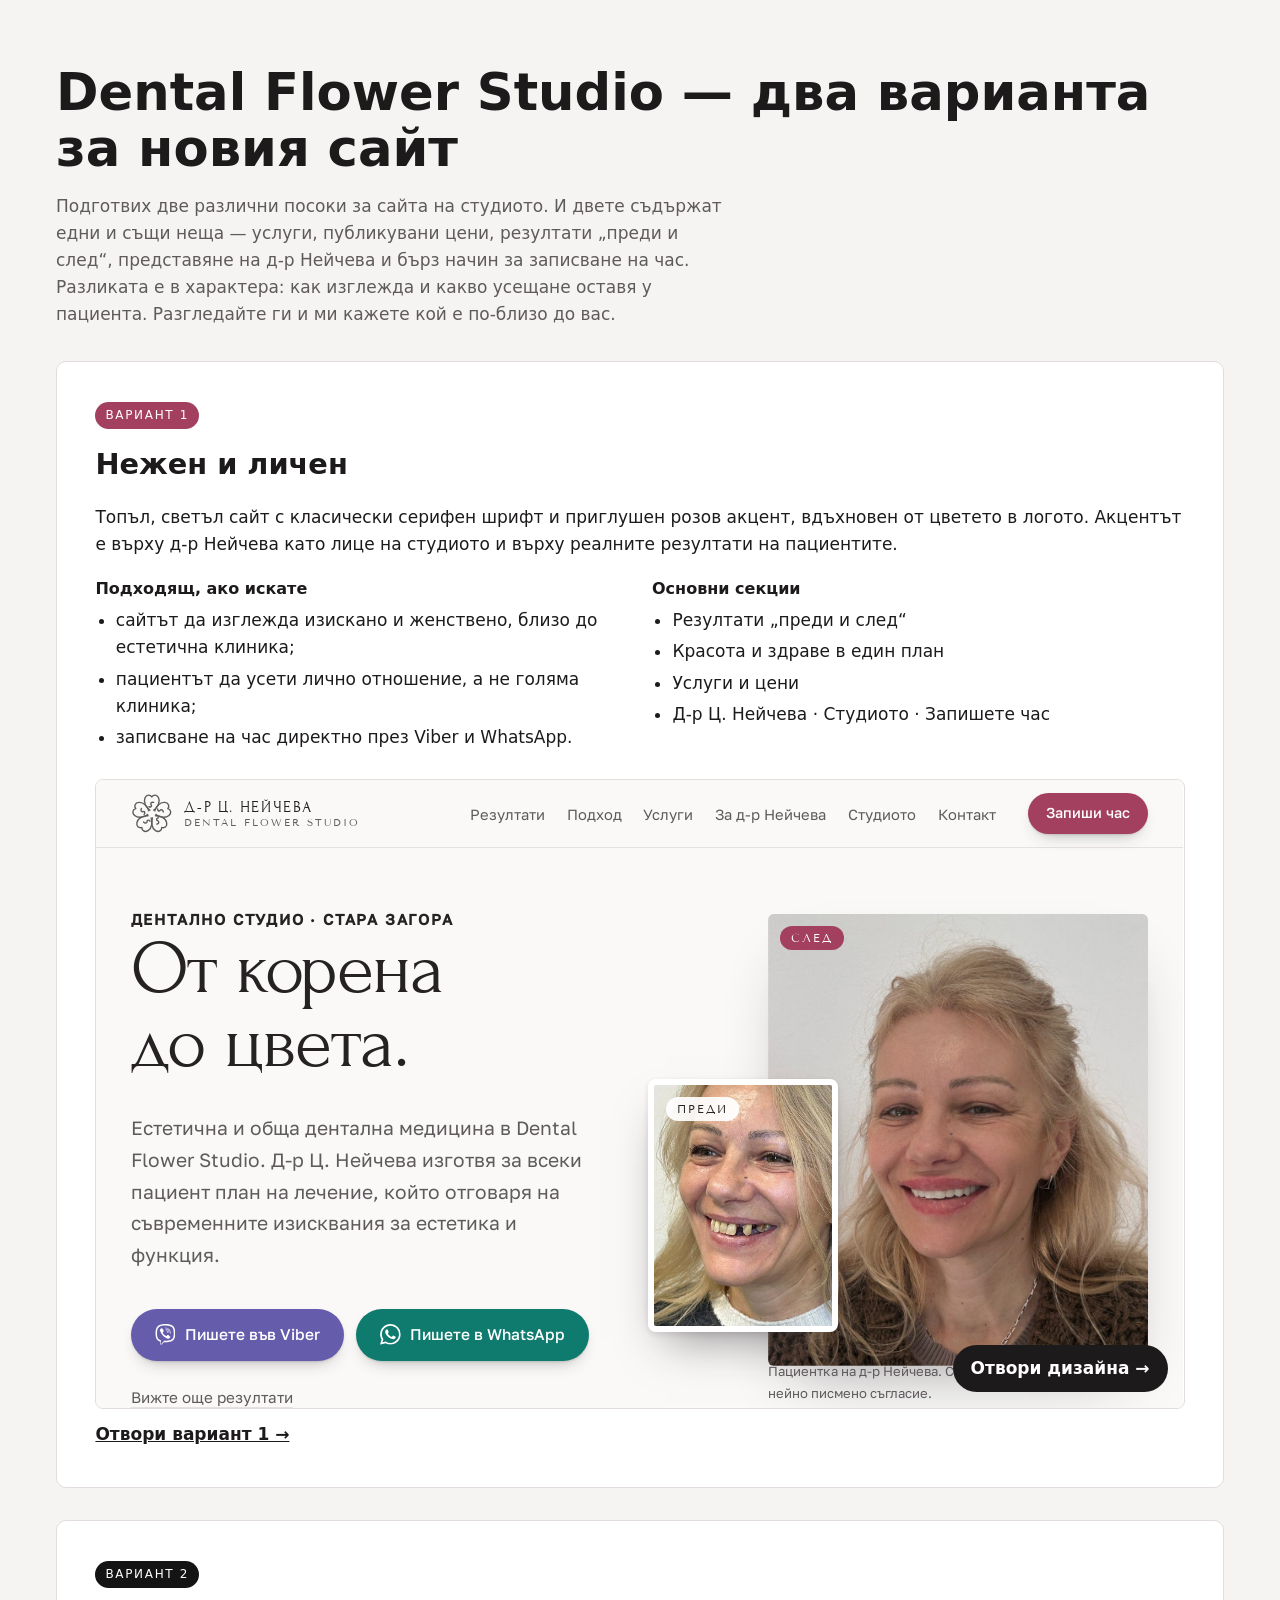
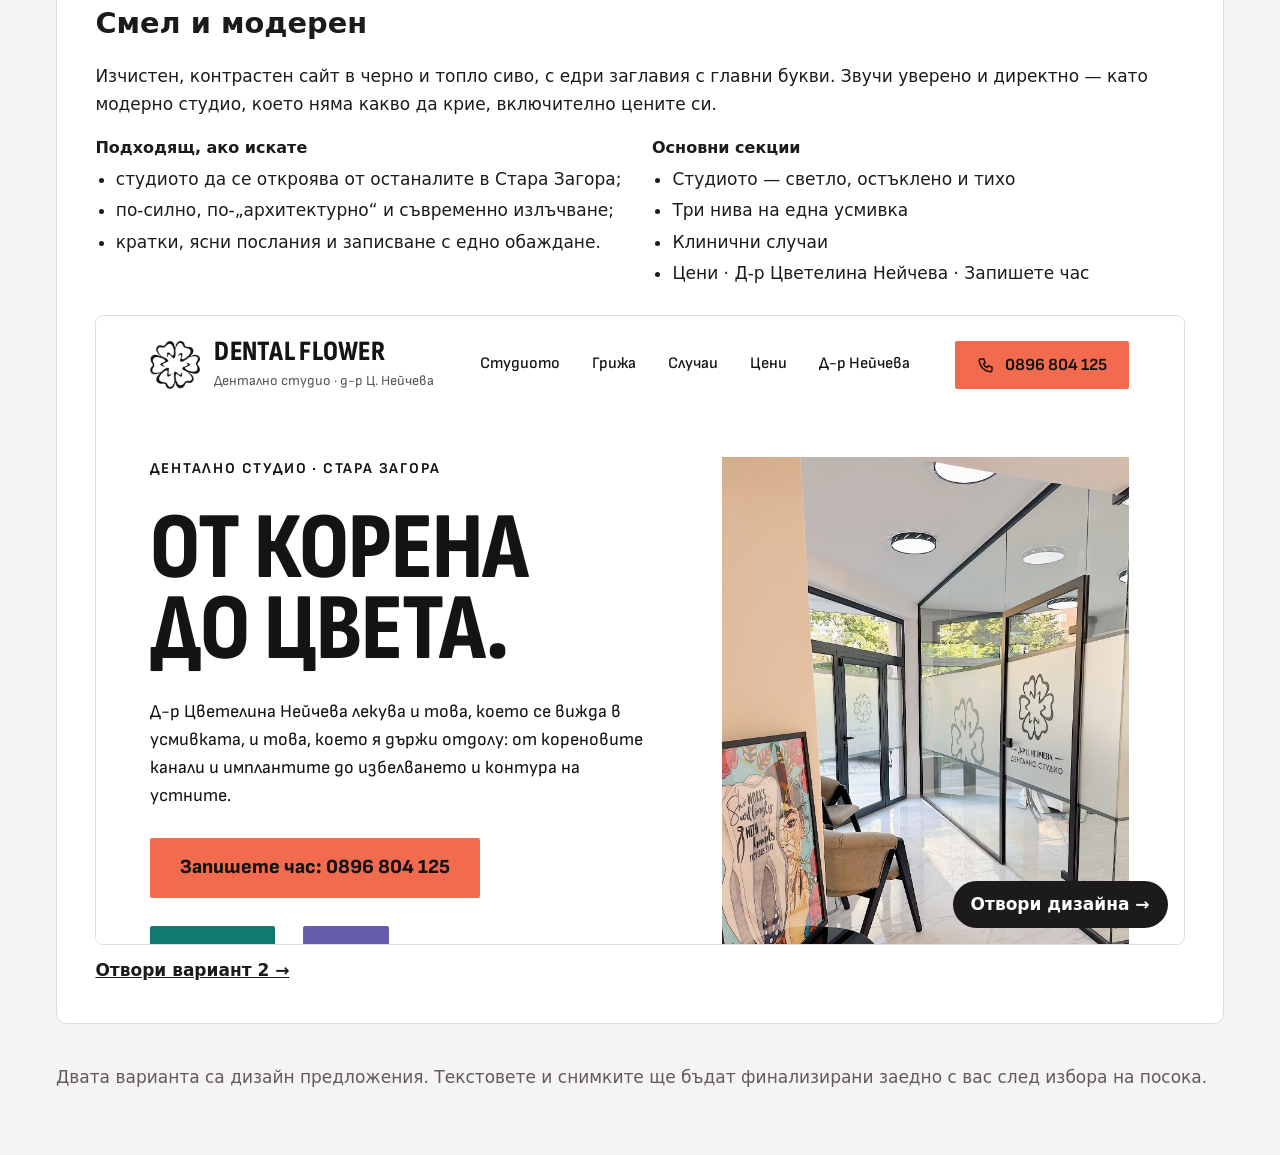
<file: index.html>
<!doctype html>
<html lang="bg">
<head>
<meta charset="utf-8">
<meta name="viewport" content="width=device-width, initial-scale=1">
<title>Dental Flower — два варианта</title>
<style>
  :root { --bg:#f6f4f2; --ink:#1d1a1b; --mute:#5f5a5c; --line:#e2dcdd; --card:#fff; --a:#a3405f; --b:#141414; }
  * { box-sizing: border-box; }
  body { margin:0; background:var(--bg); color:var(--ink); font:17px/1.6 system-ui, "Segoe UI", sans-serif; }
  .wrap { max-width:1200px; margin:0 auto; padding:0 16px; }
  header { padding:64px 0 32px; }
  h1 { font-size:clamp(2rem,1.4rem + 2.4vw,3.2rem); line-height:1.1; margin:0 0 16px; }
  .lead { color:var(--mute); max-width:62ch; margin:0; }
  section { background:var(--card); border:1px solid var(--line); border-radius:10px; padding:clamp(20px,3vw,40px); margin:0 0 32px; }
  .tag { display:inline-block; font-size:.75rem; letter-spacing:.14em; text-transform:uppercase; color:#fff; padding:4px 10px; border-radius:999px; }
  #v1 .tag { background:var(--a); } #v2 .tag { background:var(--b); }
  h2 { font-size:1.8rem; margin:12px 0 8px; }
  .grid { display:grid; gap:24px; grid-template-columns:1fr; margin:16px 0 24px; }
  @media (min-width:800px) { .grid { grid-template-columns:1fr 1fr; } }
  ul { margin:0; padding-left:1.2em; } li { margin:4px 0; }
  h3 { font-size:1rem; margin:0 0 6px; }
  .frame { display:block; position:relative; border:1px solid var(--line); border-radius:8px; overflow:hidden; height:70vh; min-height:420px; }
  .frame:hover { border-color:var(--ink); }
  .frame::after { content:"Отвори дизайна →"; position:absolute; right:16px; bottom:16px; background:var(--ink); color:#fff; padding:10px 18px; border-radius:999px; font-weight:600; }
  iframe { width:100%; height:100%; border:0; display:block; pointer-events:none; }
  .open { display:inline-block; margin-top:12px; color:var(--ink); font-weight:600; }
  footer { color:var(--mute); padding:8px 0 64px; }
</style>
</head>
<body>
<div class="wrap">
  <header>
    <h1>Dental Flower Studio — два варианта за новия сайт</h1>
    <p class="lead">Подготвих две различни посоки за сайта на студиото. И двете съдържат едни и същи неща — услуги, публикувани цени, резултати „преди и след“, представяне на д-р Нейчева и бърз начин за записване на час. Разликата е в характера: как изглежда и какво усещане оставя у пациента. Разгледайте ги и ми кажете кой е по-близо до вас.</p>
  </header>

  <section id="v1">
    <span class="tag">Вариант 1</span>
    <h2>Нежен и личен</h2>
    <p>Топъл, светъл сайт с класически серифен шрифт и приглушен розов акцент, вдъхновен от цветето в логото. Акцентът е върху д-р Нейчева като лице на студиото и върху реалните резултати на пациентите.</p>
    <div class="grid">
      <div><h3>Подходящ, ако искате</h3><ul>
        <li>сайтът да изглежда изискано и женствено, близо до естетична клиника;</li>
        <li>пациентът да усети лично отношение, а не голяма клиника;</li>
        <li>записване на час директно през Viber и WhatsApp.</li>
      </ul></div>
      <div><h3>Основни секции</h3><ul>
        <li>Резултати „преди и след“</li><li>Красота и здраве в един план</li>
        <li>Услуги и цени</li><li>Д-р Ц. Нейчева · Студиото · Запишете час</li>
      </ul></div>
    </div>
    <a class="frame" href="design_1/index.html"><iframe src="design_1/index.html" tabindex="-1" title="Превю на вариант 1" loading="lazy"></iframe></a>
    <a class="open" href="design_1/index.html">Отвори вариант 1 →</a>
  </section>

  <section id="v2">
    <span class="tag">Вариант 2</span>
    <h2>Смел и модерен</h2>
    <p>Изчистен, контрастен сайт в черно и топло сиво, с едри заглавия с главни букви. Звучи уверено и директно — като модерно студио, което няма какво да крие, включително цените си.</p>
    <div class="grid">
      <div><h3>Подходящ, ако искате</h3><ul>
        <li>студиото да се откроява от останалите в Стара Загора;</li>
        <li>по-силно, по-„архитектурно“ и съвременно излъчване;</li>
        <li>кратки, ясни послания и записване с едно обаждане.</li>
      </ul></div>
      <div><h3>Основни секции</h3><ul>
        <li>Студиото — светло, остъклено и тихо</li><li>Три нива на една усмивка</li>
        <li>Клинични случаи</li><li>Цени · Д-р Цветелина Нейчева · Запишете час</li>
      </ul></div>
    </div>
    <a class="frame" href="design_2/dental-flower/index.html"><iframe src="design_2/dental-flower/index.html" tabindex="-1" title="Превю на вариант 2" loading="lazy"></iframe></a>
    <a class="open" href="design_2/dental-flower/index.html">Отвори вариант 2 →</a>
  </section>

  <footer>Двата варианта са дизайн предложения. Текстовете и снимките ще бъдат финализирани заедно с вас след избора на посока.</footer>
</div>
</body>
</html>
</file>
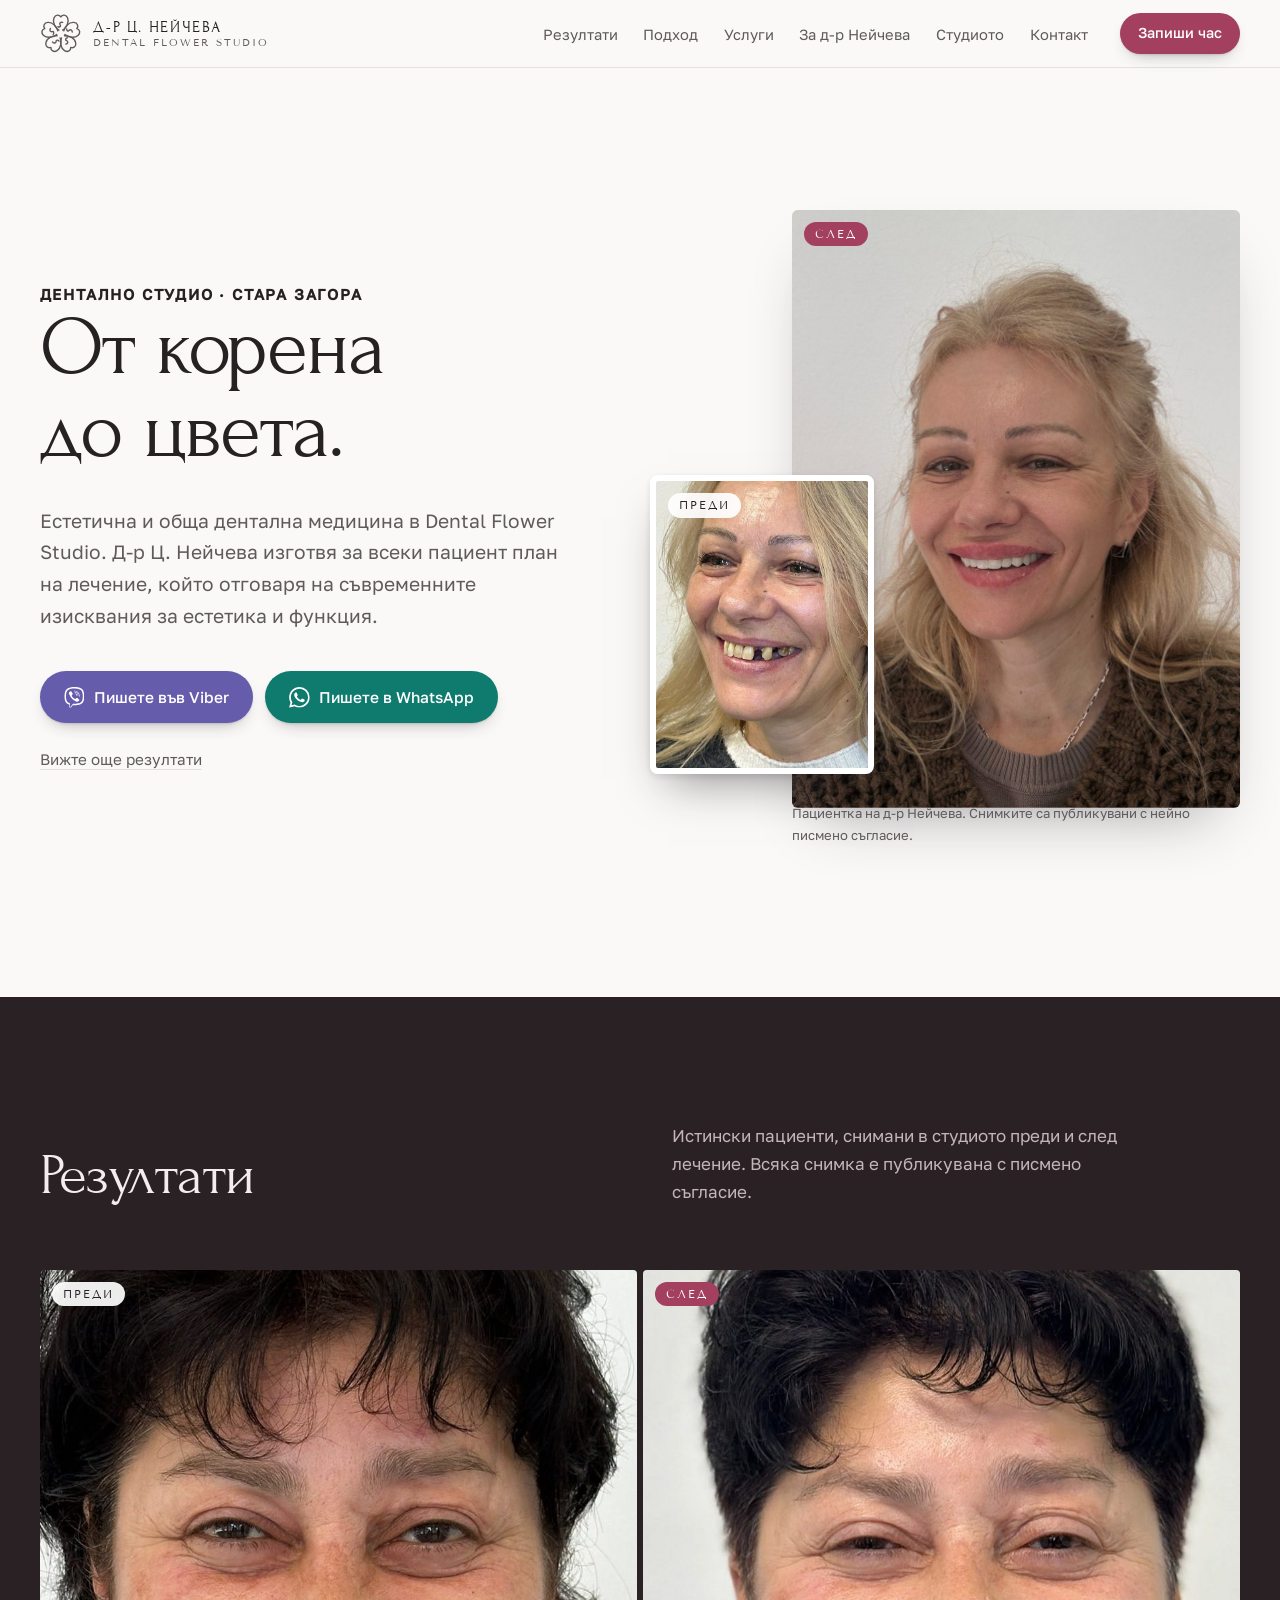
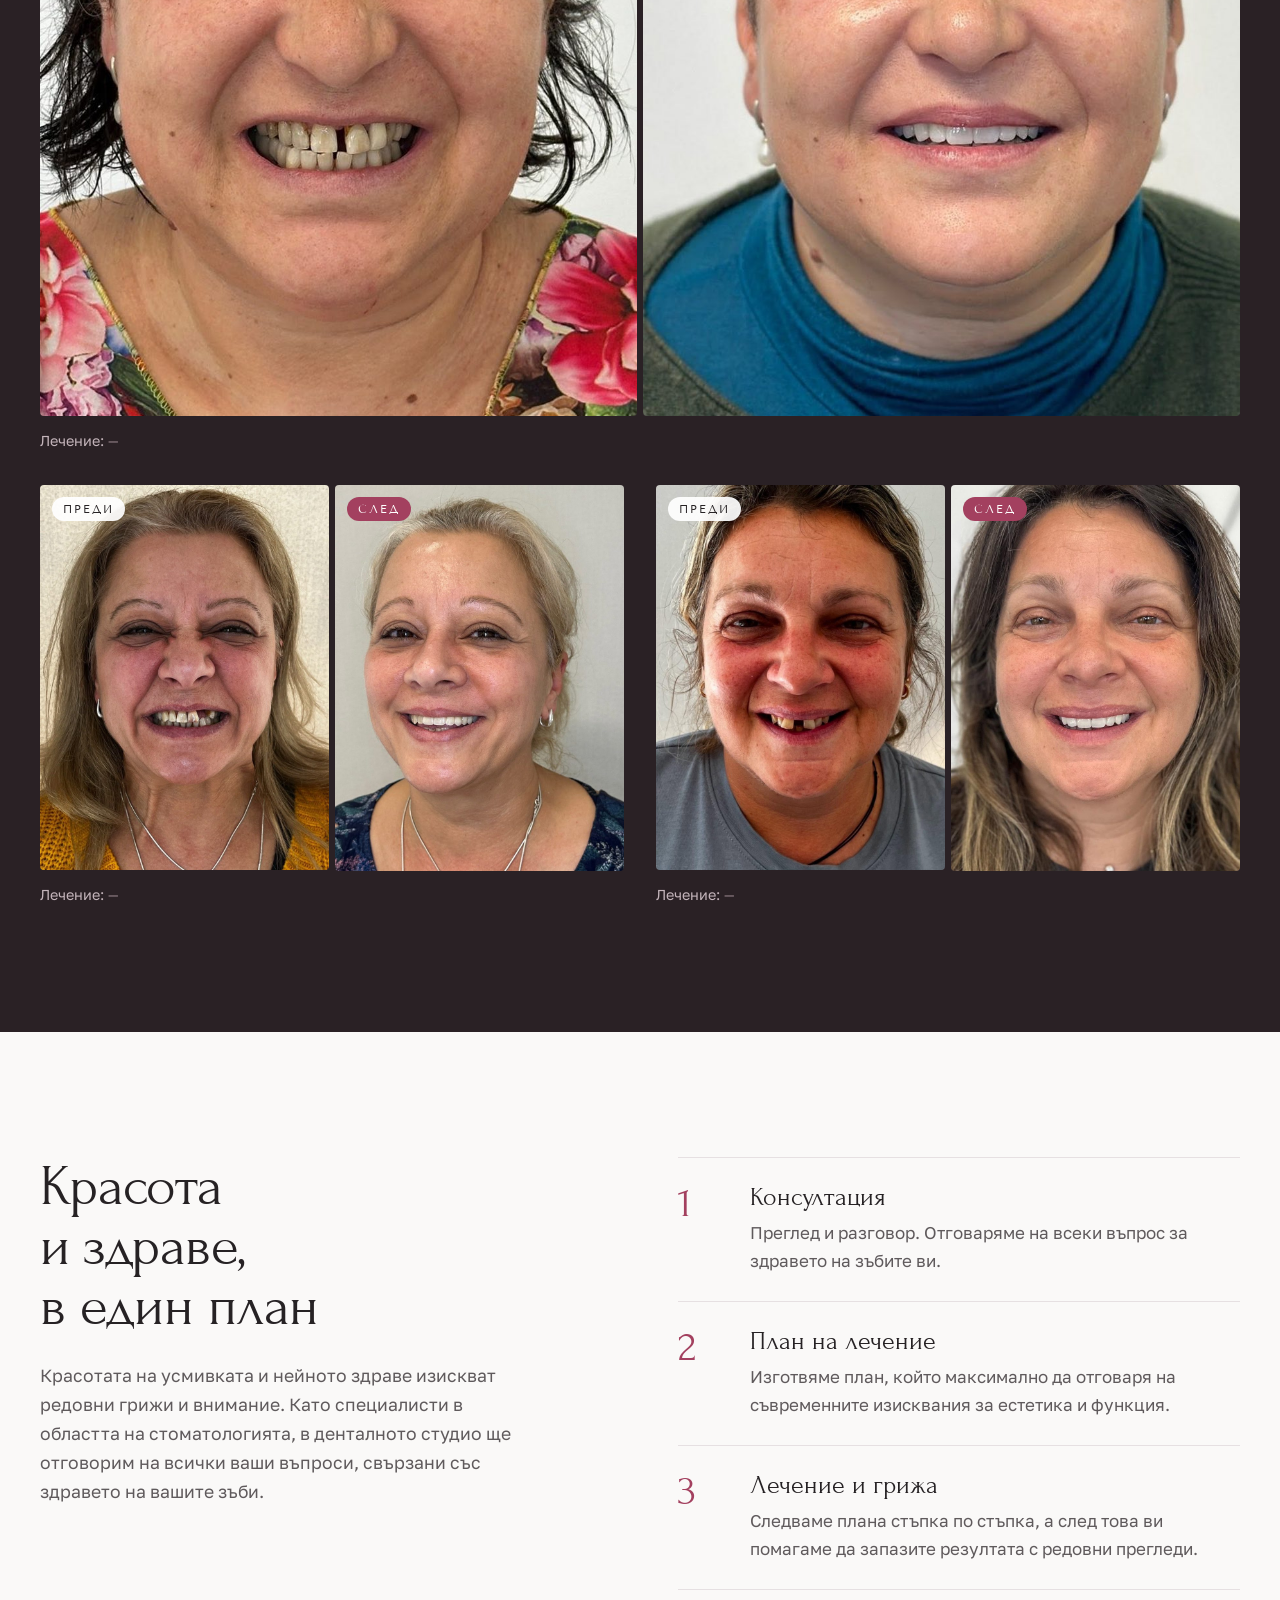
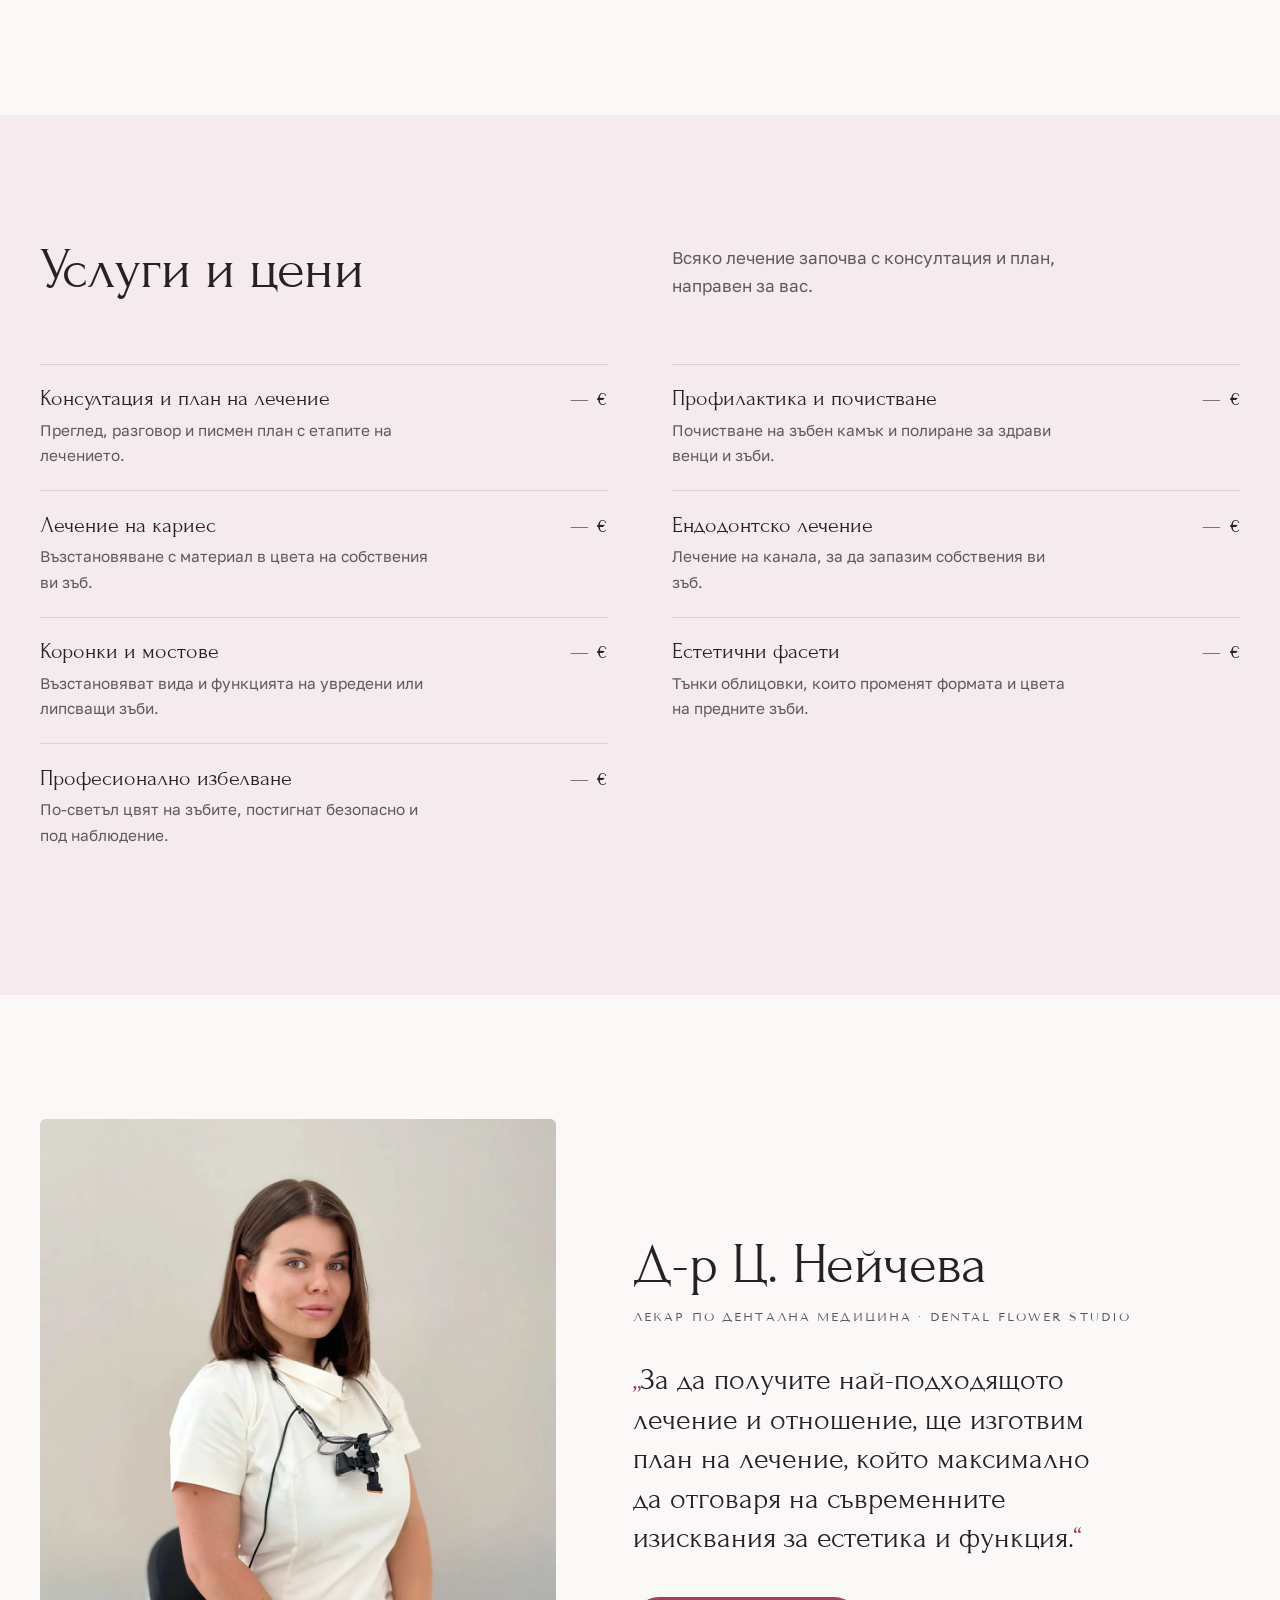
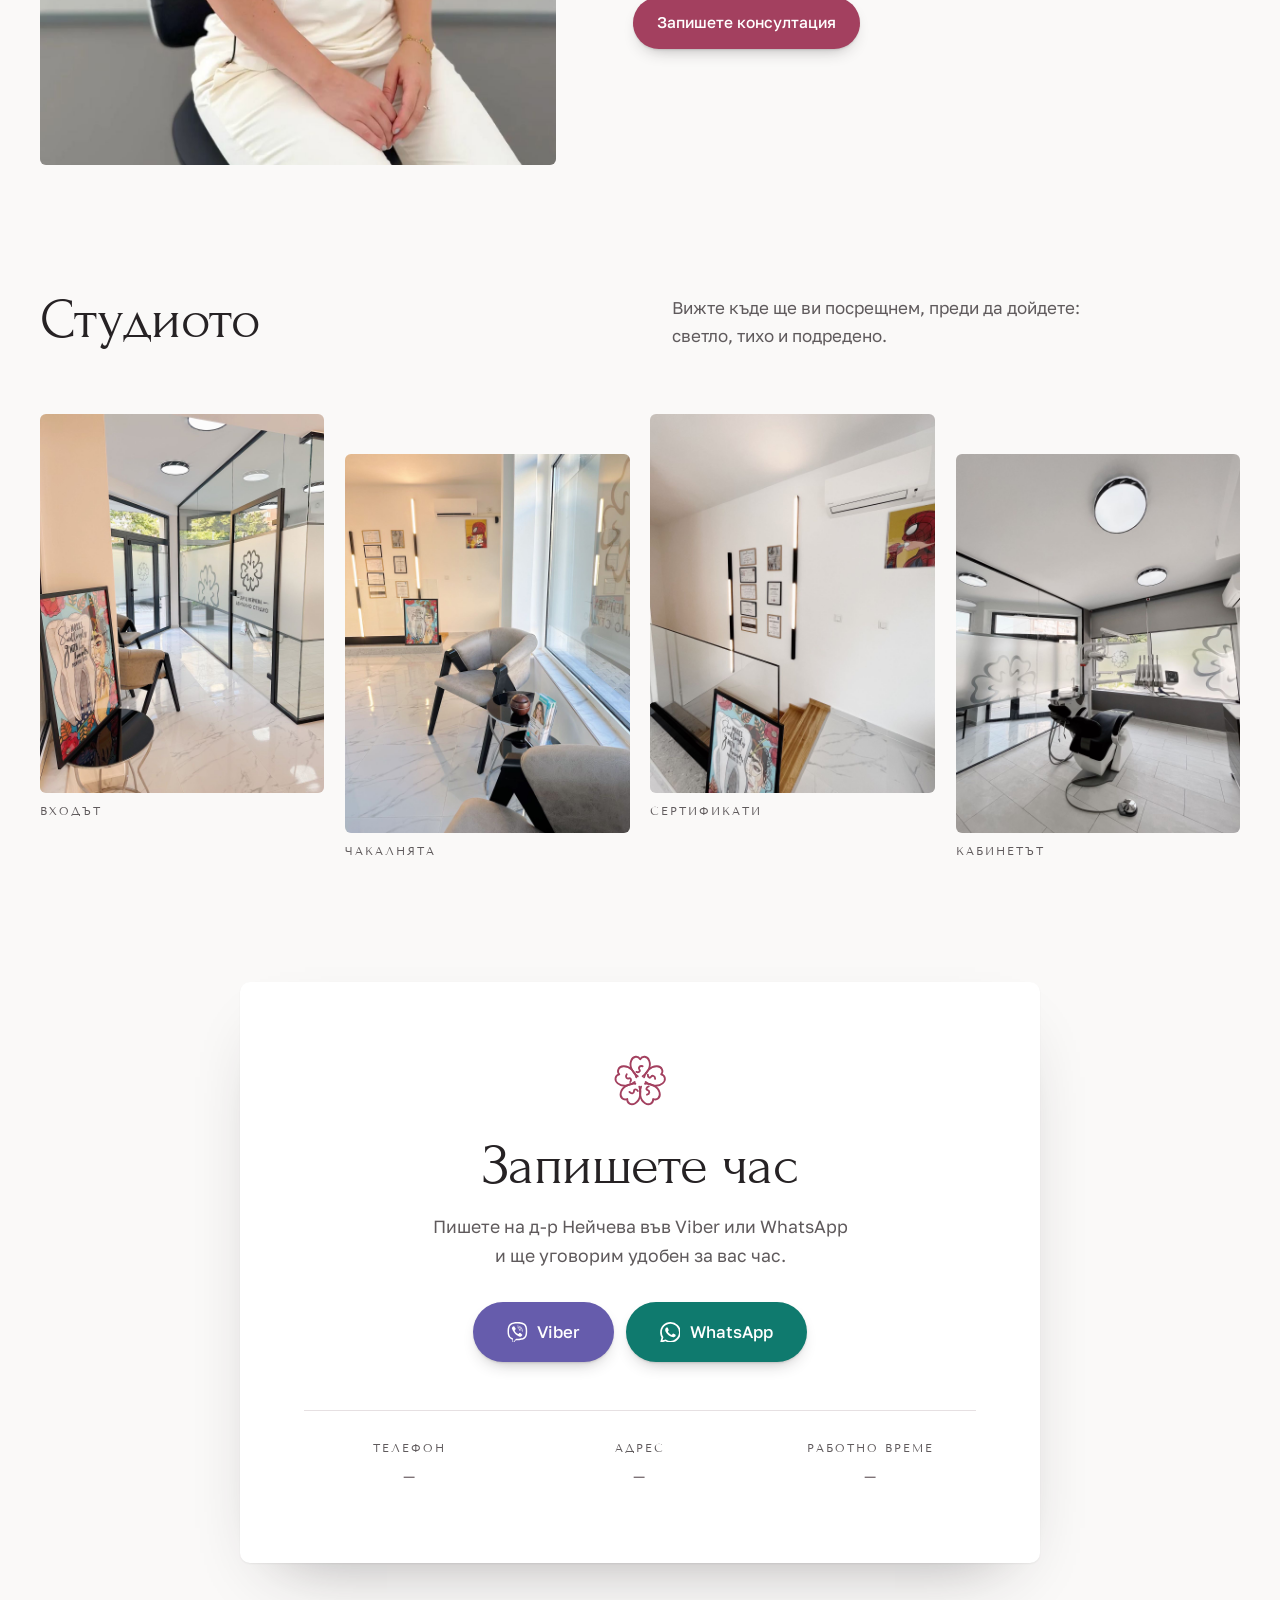
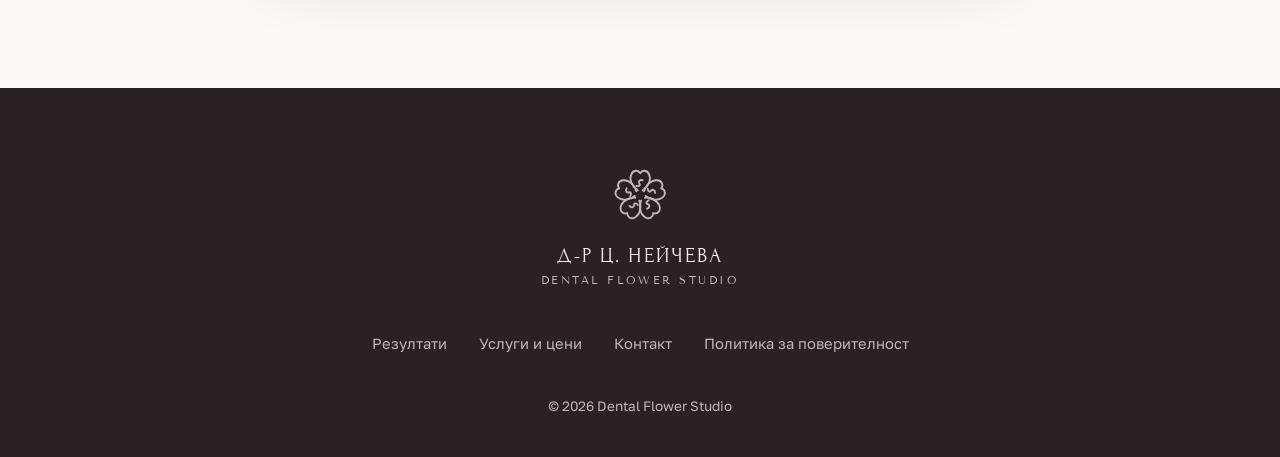
<file: design_1/index.html>
<!doctype html>
<html lang="bg">
<head>
  <meta charset="utf-8">
  <meta name="viewport" content="width=device-width, initial-scale=1">
  <title>Dental Flower Studio · Д-р Ц. Нейчева · дентално студио</title>
  <meta name="description" content="Dental Flower Studio на д-р Ц. Нейчева: естетична и обща дентална медицина. Вижте резултати преди и след лечение и запишете час през Viber или WhatsApp.">
  <meta name="theme-color" content="#faf9f8">
  <link rel="icon" href="data:image/svg+xml,%3Csvg xmlns='http://www.w3.org/2000/svg' viewBox='-50 -50 100 100'%3E%3Cdefs%3E%3Cpath id='p' d='M-4.5 -9C-13 -14 -21 -27 -16.5 -38C-13 -46.5 -4 -47 0 -40.5C4 -47 13 -46.5 16.5 -38C21 -27 13 -14 4.5 -9'/%3E%3C/defs%3E%3Cg fill='none' stroke='%23a3405f' stroke-width='6' stroke-linecap='round'%3E%3Cuse href='%23p'/%3E%3Cuse href='%23p' transform='rotate(72)'/%3E%3Cuse href='%23p' transform='rotate(144)'/%3E%3Cuse href='%23p' transform='rotate(216)'/%3E%3Cuse href='%23p' transform='rotate(288)'/%3E%3C/g%3E%3C/svg%3E">
  <link rel="preload" href="assets/fonts/forum-400-cyrillic.woff2" as="font" type="font/woff2" crossorigin>
  <link rel="stylesheet" href="assets/fonts.css">
  <link rel="stylesheet" href="styles.css">
</head>
<body>
<!--
THESIS: Her work is the proof. A clearly dental, aesthetic-studio page where real before/after results lead; refuses stock smiles and conceptual metaphor.
OWN-WORLD: Gallery-white studio (#faf9f8) like her treatment-room walls, warm logo grey ink, one rose accent (#a3405f) for action, a night-rose results field (#2a2125); Forum flared display + Tenor Sans wide caps (from her lockup) + Golos Text body; her tooth-petal mark as the only ornament.
STORY: Visitor sees a real transformation in seconds, understands consultation → individual plan → treatment, scans services, meets Д-р Нейчева, writes on Viber/WhatsApp.
FIRST VIEWPORT: Left: h1 "Нова усмивка. Същата вие.", lead, Viber + WhatsApp buttons. Right: large "След" portrait with an inset "Преди" portrait overlapping its lower-left; the after-photo wipes in once on load.
FORM: Category standard (canon) at full craft, taken in plain words after a rejected stationery build; concept-seed key e608bfd8 (printed by the roll, not stored in decision payloads).
FINISH: unreviewed and undocumented is unfinished; this build ends with the finish review, the verdict, DESIGN.md, and every shipping raster carrying its provenance
-->
<!--
CLIENT INPUT REQUIRED (every .tbd): phone number for Viber/WhatsApp links (search "PHONE"), address, opening hours, final service list + prices, privacy policy page, treatment name per case.
LOGO: #flower is a hand-drawn STAND-IN of her tooth-petal mark. Replace with the real logo file when supplied.
-->

<svg width="0" height="0" style="position:absolute" aria-hidden="true">
  <defs>
    <g id="petal">
      <path d="M-4.5 -9C-13 -14 -21 -27 -16.5 -38C-13 -46.5 -4 -47 0 -40.5C4 -47 13 -46.5 16.5 -38C21 -27 13 -14 4.5 -9"/>
      <path d="M-7 -17C-3 -15.5 1 -18 -1.5 -21.5C-4 -25 -1 -29 4.5 -27.5"/>
    </g>
    <symbol id="flower" viewBox="-50 -50 100 100">
      <g fill="none" stroke="currentColor" stroke-width="3.4" stroke-linecap="round" stroke-linejoin="round">
        <use href="#petal"/>
        <use href="#petal" transform="rotate(72)"/>
        <use href="#petal" transform="rotate(144)"/>
        <use href="#petal" transform="rotate(216)"/>
        <use href="#petal" transform="rotate(288)"/>
      </g>
    </symbol>
    <symbol id="i-viber" viewBox="0 0 24 24"><path fill="currentColor" d="M11.4 0C9.473.028 5.333.344 3.02 2.467 1.302 4.187.696 6.7.633 9.817.57 12.933.488 18.776 6.12 20.36h.003l-.004 2.416s-.037.977.61 1.177c.777.242 1.234-.5 1.98-1.302.407-.44.972-1.084 1.397-1.58 3.85.326 6.812-.416 7.15-.525.776-.252 5.176-.816 5.892-6.657.74-6.02-.36-9.83-2.34-11.546-.596-.55-3.006-2.3-8.375-2.323 0 0-.395-.025-1.037-.017zm.058 1.693c.545-.004.88.017.88.017 4.542.02 6.717 1.388 7.222 1.846 1.675 1.435 2.53 4.868 1.906 9.897v.002c-.604 4.878-4.174 5.184-4.832 5.395-.28.09-2.882.737-6.153.524 0 0-2.436 2.94-3.197 3.704-.12.12-.26.167-.352.144-.13-.033-.166-.188-.165-.414l.02-4.018c-4.762-1.32-4.485-6.292-4.43-8.895.054-2.604.543-4.738 1.996-6.173 1.96-1.773 5.474-2.018 7.11-2.03zm.38 2.602c-.167 0-.303.135-.304.302 0 .167.133.303.3.305 1.624.01 2.946.537 4.028 1.592 1.073 1.046 1.62 2.468 1.633 4.334.002.167.14.3.307.3.166-.002.3-.138.3-.304-.014-1.984-.618-3.596-1.816-4.764-1.19-1.16-2.692-1.753-4.447-1.765zm-3.96.695c-.19-.032-.4.005-.616.117l-.01.002c-.43.247-.816.562-1.146.932-.002.004-.006.004-.008.008-.267.323-.42.638-.46.948-.008.046-.01.093-.007.14 0 .136.022.27.065.4l.013.01c.135.48.473 1.276 1.205 2.604.42.768.903 1.5 1.446 2.186.27.344.56.673.87.984l.132.132c.31.308.64.6.984.87.686.543 1.418 1.027 2.186 1.447 1.328.733 2.126 1.07 2.604 1.206l.01.014c.13.042.265.064.402.063.046.002.092 0 .138-.008.31-.036.627-.19.948-.46.004 0 .003-.002.008-.005.37-.33.683-.72.93-1.148l.003-.01c.225-.432.15-.842-.18-1.12-.004 0-.698-.58-1.037-.83-.36-.255-.73-.492-1.113-.71-.51-.285-1.032-.106-1.248.174l-.447.564c-.23.283-.657.246-.657.246-3.12-.796-3.955-3.955-3.955-3.955s-.037-.426.248-.656l.563-.448c.277-.215.456-.737.17-1.248-.217-.383-.454-.756-.71-1.115-.25-.34-.826-1.033-.83-1.035-.137-.165-.31-.265-.502-.297zm4.49.88c-.158.002-.29.124-.3.282-.01.167.115.312.282.324 1.16.085 2.017.466 2.645 1.15.63.688.93 1.524.906 2.57-.002.168.13.306.3.31.166.003.305-.13.31-.297.025-1.175-.334-2.193-1.067-2.994-.74-.81-1.777-1.253-3.05-1.346h-.024zm.463 1.63c-.16.002-.29.127-.3.287-.008.167.12.31.288.32.523.028.875.175 1.113.422.24.245.388.62.416 1.164.01.167.15.295.318.287.167-.008.295-.15.287-.317-.03-.644-.215-1.178-.58-1.557-.367-.378-.893-.574-1.52-.607h-.018z"/></symbol>
    <symbol id="i-whatsapp" viewBox="0 0 24 24"><path fill="currentColor" d="M17.472 14.382c-.297-.149-1.758-.867-2.03-.967-.273-.099-.471-.148-.67.15-.197.297-.767.966-.94 1.164-.173.199-.347.223-.644.075-.297-.15-1.255-.463-2.39-1.475-.883-.788-1.48-1.761-1.653-2.059-.173-.297-.018-.458.13-.606.134-.133.298-.347.446-.52.149-.174.198-.298.298-.497.099-.198.05-.371-.025-.52-.075-.149-.669-1.612-.916-2.207-.242-.579-.487-.5-.669-.51-.173-.008-.371-.01-.57-.01-.198 0-.52.074-.792.372-.272.297-1.04 1.016-1.04 2.479 0 1.462 1.065 2.875 1.213 3.074.149.198 2.096 3.2 5.077 4.487.709.306 1.262.489 1.694.625.712.227 1.36.195 1.871.118.571-.085 1.758-.719 2.006-1.413.248-.694.248-1.289.173-1.413-.074-.124-.272-.198-.57-.347m-5.421 7.403h-.004a9.87 9.87 0 01-5.031-1.378l-.361-.214-3.741.982.998-3.648-.235-.374a9.86 9.86 0 01-1.51-5.26c.001-5.45 4.436-9.884 9.888-9.884 2.64 0 5.122 1.03 6.988 2.898a9.825 9.825 0 012.893 6.994c-.003 5.45-4.437 9.884-9.885 9.884m8.413-18.297A11.815 11.815 0 0012.05 0C5.495 0 .16 5.335.157 11.892c0 2.096.547 4.142 1.588 5.945L.057 24l6.305-1.654a11.882 11.882 0 005.683 1.448h.005c6.554 0 11.89-5.335 11.893-11.893a11.821 11.821 0 00-3.48-8.413Z"/></symbol>
  </defs>
</svg>

<a class="skip" href="#rezultati">Към резултатите</a>

<header class="site-head">
  <a class="lockup" href="#top" aria-label="Dental Flower Studio, начало">
    <svg class="lockup-mark" aria-hidden="true"><use href="#flower"/></svg>
    <span class="lockup-text">
      <span class="lockup-name">Д-р Ц. Нейчева</span>
      <span class="lockup-studio">Dental Flower Studio</span>
    </span>
  </a>
  <nav aria-label="Основна навигация">
    <ul>
      <li><a href="#rezultati">Резултати</a></li>
      <li><a href="#podhod">Подход</a></li>
      <li><a href="#uslugi">Услуги</a></li>
      <li><a href="#doktor">За д-р Нейчева</a></li>
      <li><a href="#studio">Студиото</a></li>
      <li><a href="#kontakt">Контакт</a></li>
    </ul>
  </nav>
  <a class="btn btn-rose btn-sm head-cta" href="#kontakt">Запиши час</a>
</header>

<main id="top">

  <section class="hero" aria-labelledby="hero-title">
    <div class="hero-copy">
                <div style="font-size: 15px; font-weight: 700; letter-spacing: 0.12em; text-transform: uppercase">
                    Дентално студио · Стара Загора</div>
                <h1
                    h1 id="hero-title">
                    От корена<br>до цвета.</h1>
      <p class="lead">Естетична и обща дентална медицина в Dental Flower Studio. Д-р Ц. Нейчева изготвя за всеки пациент план на лечение, който отговаря на съвременните изисквания за естетика и функция.</p>
      <div class="cta-row">
        <!-- CLIENT INPUT REQUIRED: PHONE in both links -->
        <a class="btn btn-viber" href="viber://chat?number=%2B359896804125"><svg aria-hidden="true"><use href="#i-viber"/></svg>Пишете във Viber</a>
        <a class="btn btn-wa" href="https://wa.me/359896804125"><svg aria-hidden="true"><use href="#i-whatsapp"/></svg>Пишете в WhatsApp</a>
      </div>
      <a class="text-link" href="#rezultati">Вижте още резултати</a>
    </div>

    <figure class="hero-case">
      <div class="hero-after">
        <img src="assets/cases/case-1-after.jpg" width="900" height="1200" alt="Пациентка след лечение: равна, светла усмивка с възстановени предни зъби.">
        <span class="tag tag-after">След</span>
      </div>
      <div class="hero-before">
        <img src="assets/cases/case-1-before-inset.jpg" width="600" height="800" alt="Същата пациентка преди лечение: липсващ преден зъб и потъмнели зъби.">
        <span class="tag">Преди</span>
      </div>
      <figcaption>Пациентка на д-р Нейчева. Снимките са публикувани с нейно писмено съгласие.</figcaption>
    </figure>
  </section>

  <section id="rezultati" class="results" aria-labelledby="results-title">
    <div class="section-head">
      <h2 id="results-title">Резултати</h2>
      <p>Истински пациенти, снимани в студиото преди и след лечение. Всяка снимка е публикувана с писмено съгласие.</p>
    </div>

    <div class="cases">
      <figure class="case case-wide">
        <div class="pair">
          <a class="shot" href="assets/cases/case-2-before.jpg"><img src="assets/cases/case-2-before.jpg" width="900" height="1200" loading="lazy" alt="Пациентка преди лечение: липсващ горен преден зъб и неравни зъби."><span class="tag">Преди</span></a>
          <a class="shot" href="assets/cases/case-2-after.jpg"><img src="assets/cases/case-2-after.jpg" width="900" height="1200" loading="lazy" alt="Същата пациентка след лечение: пълна, равна усмивка."><span class="tag tag-after">След</span></a>
        </div>
        <figcaption>Лечение: <span class="tbd" title="Предстои">—</span></figcaption>
      </figure>
      <figure class="case">
        <div class="pair">
          <a class="shot" href="assets/cases/case-3-before.jpg"><img src="assets/cases/case-3-before.jpg" width="900" height="1200" loading="lazy" alt="Пациентка преди лечение: липсващи и потъмнели предни зъби."><span class="tag">Преди</span></a>
          <a class="shot" href="assets/cases/case-3-after.jpg"><img src="assets/cases/case-3-after.jpg" width="900" height="1200" loading="lazy" alt="Същата пациентка след лечение: светли, възстановени зъби."><span class="tag tag-after">След</span></a>
        </div>
        <figcaption>Лечение: <span class="tbd" title="Предстои">—</span></figcaption>
      </figure>
      <figure class="case">
        <div class="pair">
          <a class="shot" href="assets/cases/case-4-before.jpg"><img src="assets/cases/case-4-before.jpg" width="900" height="1200" loading="lazy" alt="Пациентка преди лечение: липсващ преден зъб."><span class="tag">Преди</span></a>
          <a class="shot" href="assets/cases/case-4-after.jpg"><img src="assets/cases/case-4-after.jpg" width="900" height="1200" loading="lazy" alt="Същата пациентка след лечение: естествено изглеждаща, равна усмивка."><span class="tag tag-after">След</span></a>
        </div>
        <figcaption>Лечение: <span class="tbd" title="Предстои">—</span></figcaption>
      </figure>
    </div>
  </section>

  <section id="podhod" class="approach" aria-labelledby="approach-title">
    <div class="approach-intro">
      <h2 id="approach-title">Красота и здраве, в&nbsp;един план</h2>
      <p>Красотата на усмивката и нейното здраве изискват редовни грижи и внимание. Като специалисти в областта на стоматологията, в денталното студио ще отговорим на всички ваши въпроси, свързани със здравето на вашите зъби.</p>
    </div>
    <ol class="steps">
      <li>
        <h3>Консултация</h3>
        <p>Преглед и разговор. Отговаряме на всеки въпрос за здравето на зъбите ви.</p>
      </li>
      <li>
        <h3>План на лечение</h3>
        <p>Изготвяме план, който максимално да отговаря на съвременните изисквания за естетика и функция.</p>
      </li>
      <li>
        <h3>Лечение и грижа</h3>
        <p>Следваме плана стъпка по стъпка, а след това ви помагаме да запазите резултата с редовни прегледи.</p>
      </li>
    </ol>
  </section>

  <section id="uslugi" class="services" aria-labelledby="services-title">
    <div class="section-head">
      <h2 id="services-title">Услуги и цени</h2>
      <p>Всяко лечение започва с консултация и план, направен за вас.</p>
    </div>
    <!-- CLIENT INPUT REQUIRED: confirm list, add prices -->
    <ul class="price-list">
      <li><div><h3>Консултация и план на лечение</h3><p>Преглед, разговор и писмен план с етапите на лечението.</p></div><span class="price"><span class="tbd" title="Предстои">—</span> €</span></li>
      <li><div><h3>Профилактика и почистване</h3><p>Почистване на зъбен камък и полиране за здрави венци и зъби.</p></div><span class="price"><span class="tbd" title="Предстои">—</span> €</span></li>
      <li><div><h3>Лечение на кариес</h3><p>Възстановяване с материал в цвета на собствения ви зъб.</p></div><span class="price"><span class="tbd" title="Предстои">—</span> €</span></li>
      <li><div><h3>Ендодонтско лечение</h3><p>Лечение на канала, за да запазим собствения ви зъб.</p></div><span class="price"><span class="tbd" title="Предстои">—</span> €</span></li>
      <li><div><h3>Коронки и мостове</h3><p>Възстановяват вида и функцията на увредени или липсващи зъби.</p></div><span class="price"><span class="tbd" title="Предстои">—</span> €</span></li>
      <li><div><h3>Естетични фасети</h3><p>Тънки облицовки, които променят формата и цвета на предните зъби.</p></div><span class="price"><span class="tbd" title="Предстои">—</span> €</span></li>
      <li><div><h3>Професионално избелване</h3><p>По-светъл цвят на зъбите, постигнат безопасно и под наблюдение.</p></div><span class="price"><span class="tbd" title="Предстои">—</span> €</span></li>
    </ul>
  </section>

  <section id="doktor" class="doctor" aria-labelledby="doctor-title">
    <img class="portrait" src="assets/studio/dr-neycheva.jpg" width="1200" height="1600" loading="lazy" alt="Д-р Нейчева в светъл работен екип, с лупи на врата, седнала в студиото.">
    <div class="doctor-copy">
      <h2 id="doctor-title">Д-р Ц. Нейчева</h2>
      <p class="doctor-role">Лекар по дентална медицина · Dental Flower Studio</p>
      <blockquote>
        <p>За да получите най-подходящото лечение и отношение, ще изготвим план на лечение, който максимално да отговаря на съвременните изисквания за естетика и функция.</p>
      </blockquote>
      <a class="btn btn-rose" href="#kontakt">Запишете консултация</a>
    </div>
  </section>

  <section id="studio" class="studio" aria-labelledby="studio-title">
    <div class="section-head">
      <h2 id="studio-title">Студиото</h2>
      <p>Вижте къде ще ви посрещнем, преди да дойдете: светло, тихо и подредено.</p>
    </div>
    <ul class="rooms">
      <li><figure><img src="assets/studio/entrance.jpg" width="1200" height="1600" loading="lazy" alt="Входът на студиото: стъклени стени с логото цвете и надпис „Д-р Ц. Нейчева, дентално студио“."><figcaption>Входът</figcaption></figure></li>
      <li><figure><img src="assets/studio/waiting.jpg" width="1200" height="1600" loading="lazy" alt="Чакалнята: две кресла до голям прозорец, светъл мраморен под."><figcaption>Чакалнята</figcaption></figure></li>
      <li><figure><img src="assets/studio/certificates.jpg" width="1200" height="1600" loading="lazy" alt="Стена с рамкирани сертификати от обучения на д-р Нейчева."><figcaption>Сертификати</figcaption></figure></li>
      <li><figure><img src="assets/studio/treatment-room.jpg" width="1200" height="1600" loading="lazy" alt="Кабинетът: дентален стол в светла стая със стъклена стена и матирани прозорци с логото."><figcaption>Кабинетът</figcaption></figure></li>
    </ul>
  </section>

  <section id="kontakt" class="contact" aria-labelledby="contact-title">
    <div class="contact-card">
      <svg class="contact-mark" aria-hidden="true"><use href="#flower"/></svg>
      <h2 id="contact-title">Запишете час</h2>
      <p class="contact-lead">Пишете на д-р Нейчева във Viber или WhatsApp и ще уговорим удобен за вас час.</p>
      <div class="cta-row cta-row-center">
        <a class="btn btn-viber btn-lg" href="viber://chat?number=%2B359896804125"><svg aria-hidden="true"><use href="#i-viber"/></svg>Viber</a>
        <a class="btn btn-wa btn-lg" href="https://wa.me/359896804125"><svg aria-hidden="true"><use href="#i-whatsapp"/></svg>WhatsApp</a>
      </div>
      <dl class="facts">
        <div><dt>Телефон</dt><dd><span class="tbd" title="Предстои">—</span></dd></div>
        <div><dt>Адрес</dt><dd><span class="tbd" title="Предстои">—</span></dd></div>
        <div><dt>Работно време</dt><dd><span class="tbd" title="Предстои">—</span></dd></div>
      </dl>
    </div>
  </section>

</main>

<footer class="site-foot">
  <div class="foot-lockup">
    <svg aria-hidden="true"><use href="#flower"/></svg>
    <p class="foot-name">Д-р Ц. Нейчева</p>
    <p class="foot-studio">Dental Flower Studio</p>
  </div>
  <nav aria-label="Долна навигация">
    <ul>
      <li><a href="#rezultati">Резултати</a></li>
      <li><a href="#uslugi">Услуги и цени</a></li>
      <li><a href="#kontakt">Контакт</a></li>
      <!-- CLIENT INPUT REQUIRED: privacy policy page -->
      <li><a href="#top">Политика за поверителност</a></li>
    </ul>
  </nav>
  <p class="foot-meta">© 2026 Dental Flower Studio</p>
</footer>

<div class="dock" aria-label="Бърза връзка">
  <a class="btn btn-viber" href="viber://chat?number=%2B359896804125"><svg aria-hidden="true"><use href="#i-viber"/></svg>Viber</a>
  <a class="btn btn-wa" href="https://wa.me/359896804125"><svg aria-hidden="true"><use href="#i-whatsapp"/></svg>WhatsApp</a>
</div>

</body>
</html>
</file>
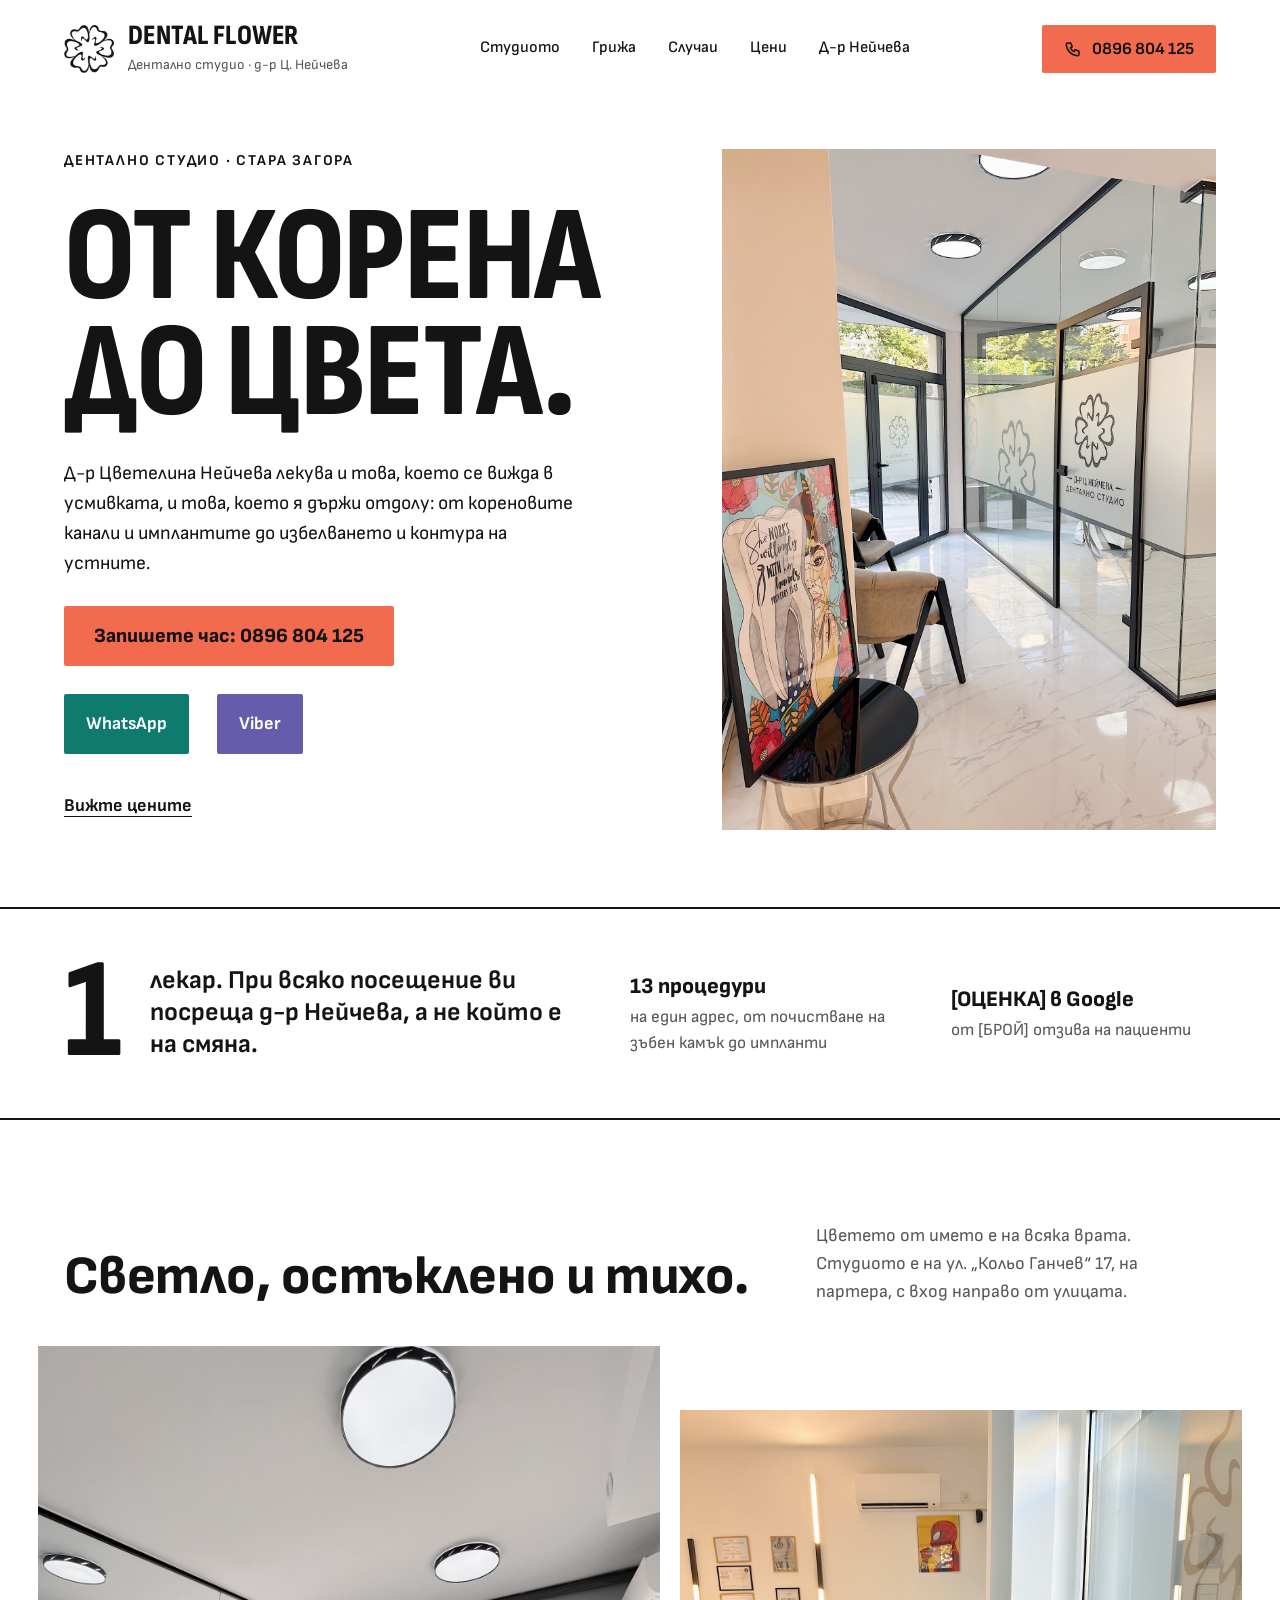
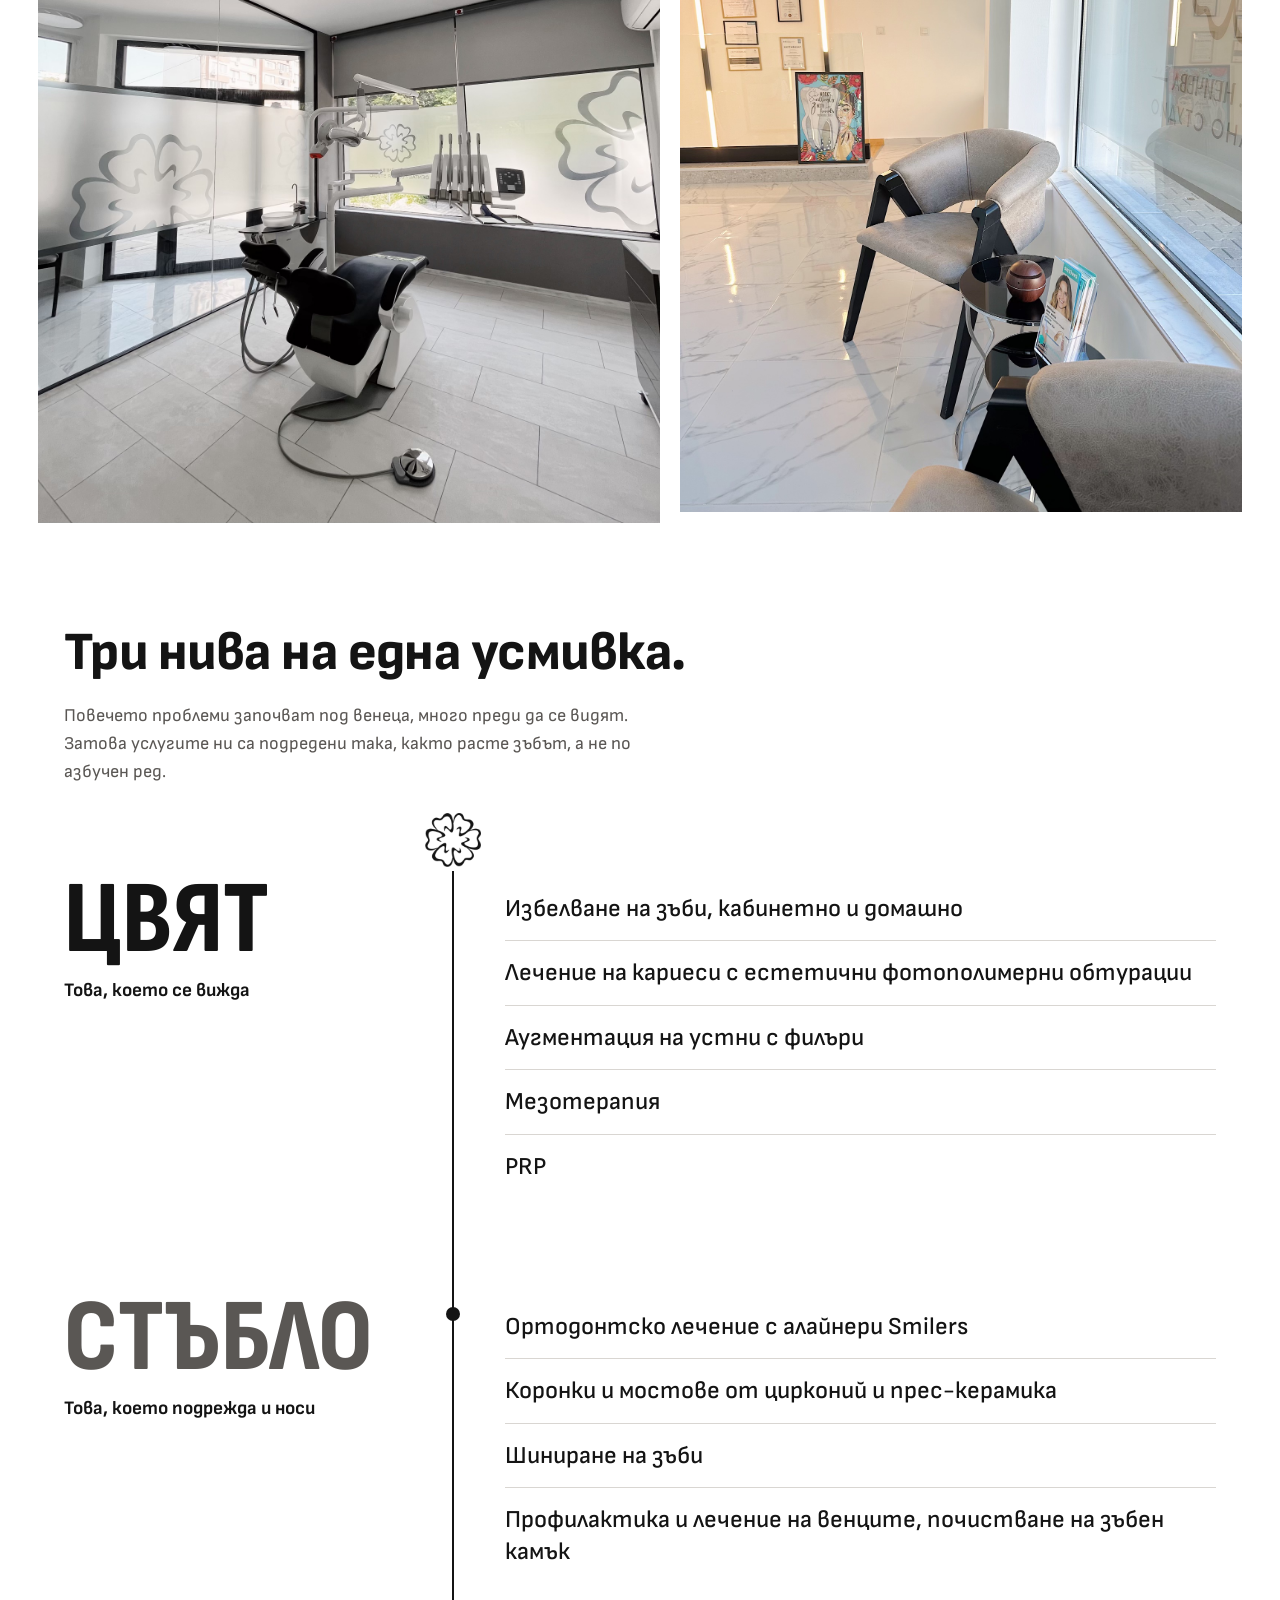
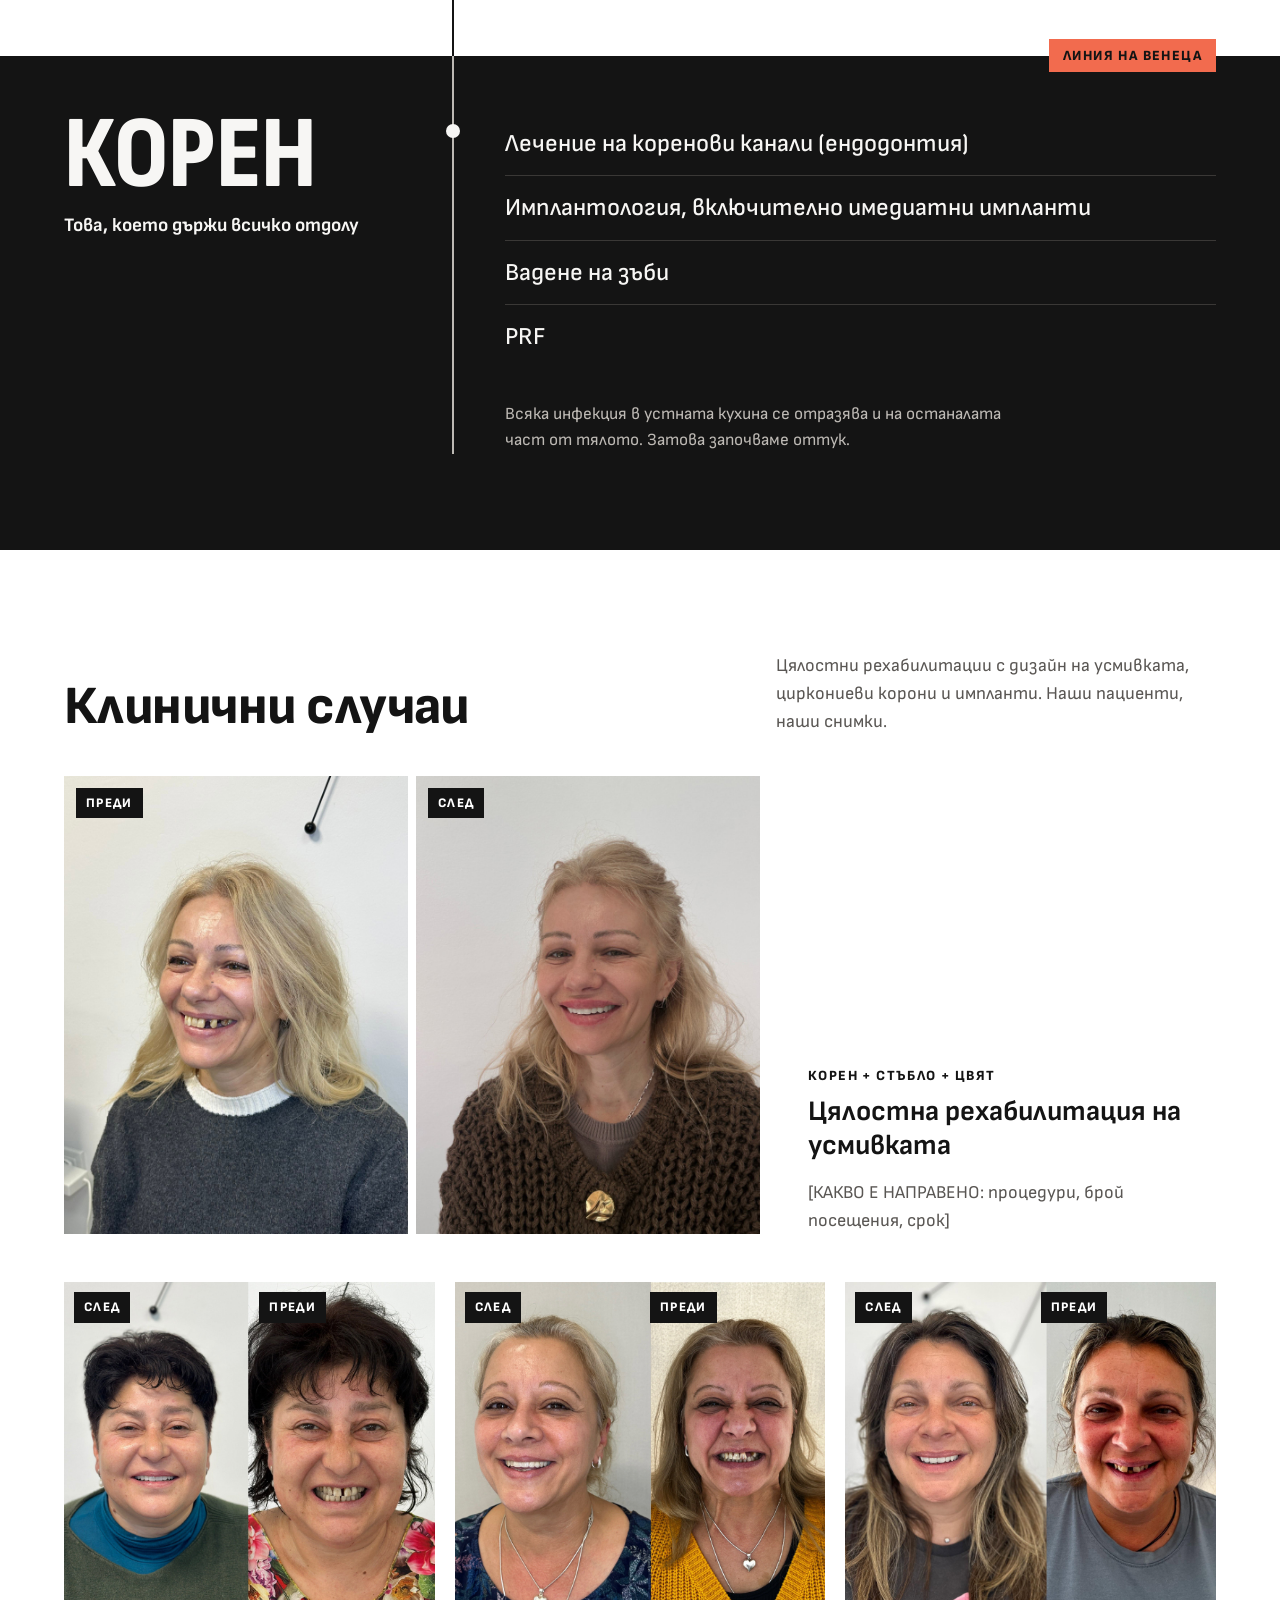
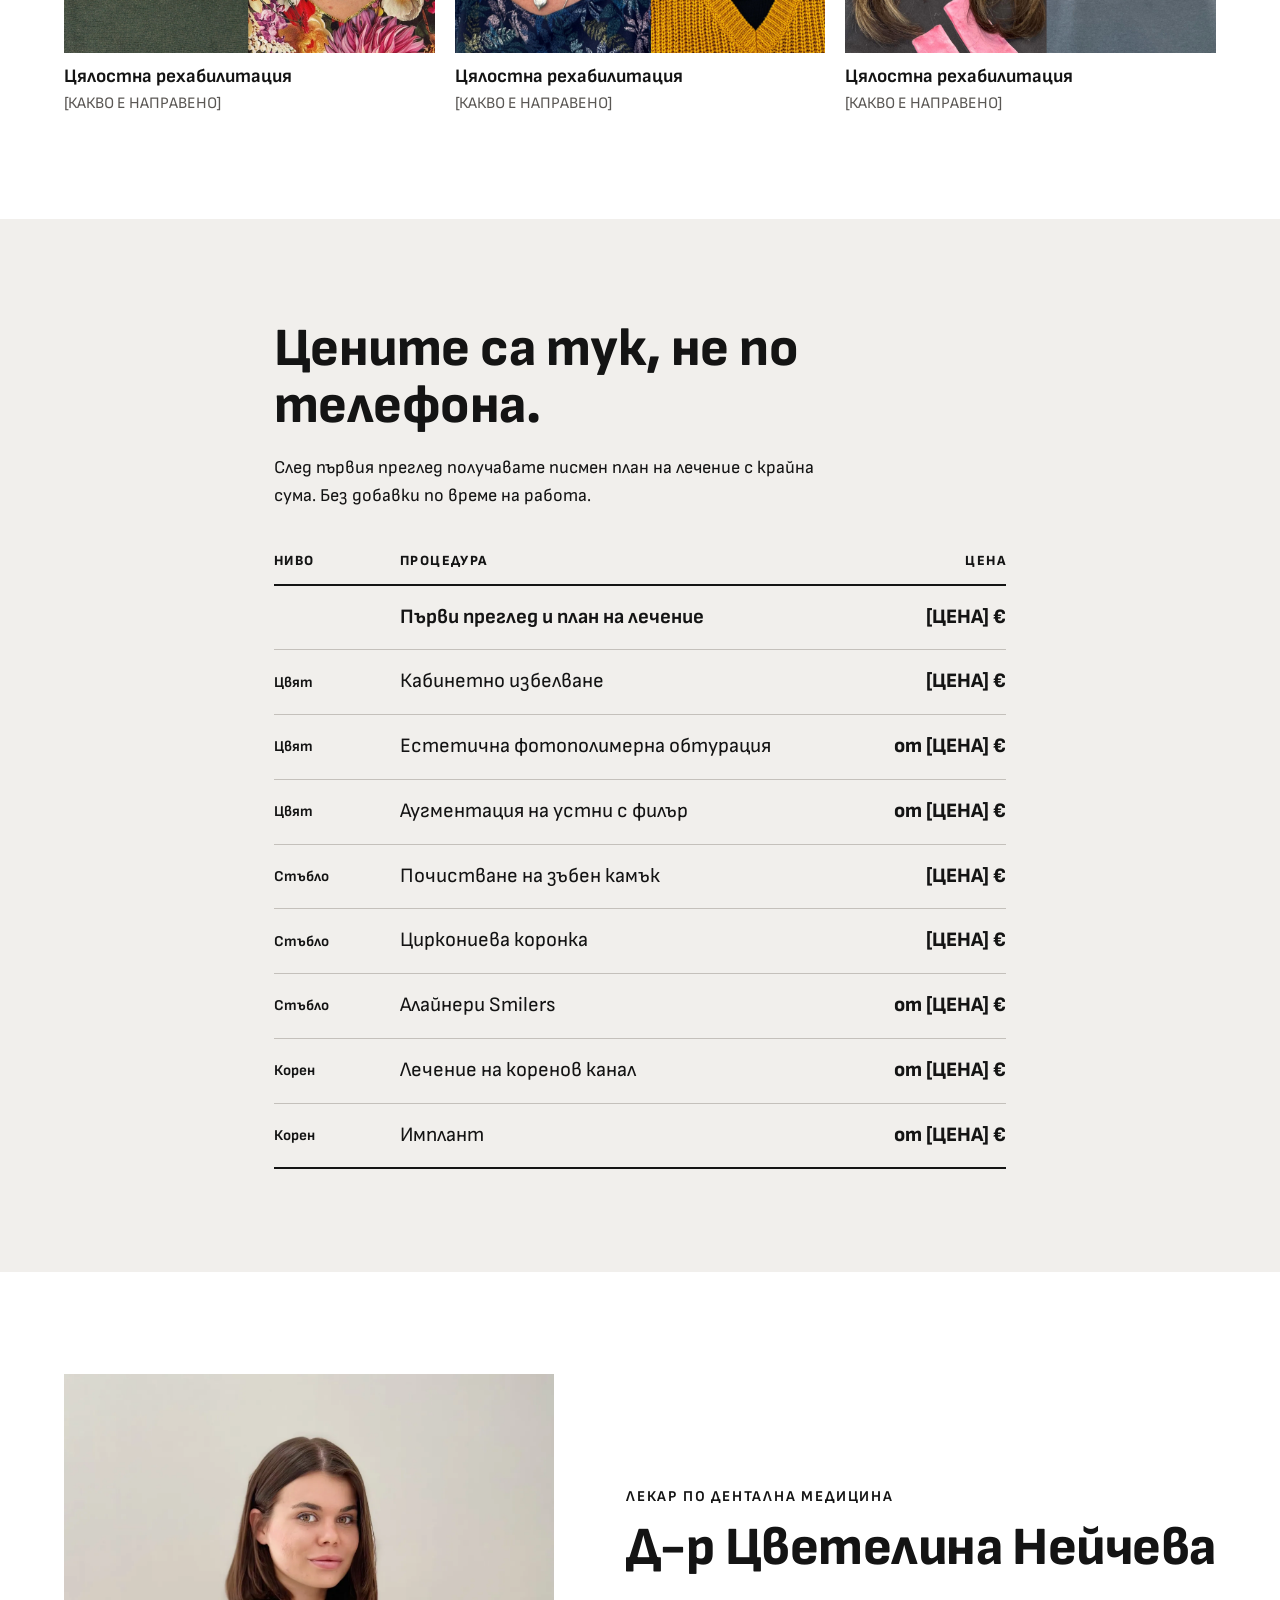
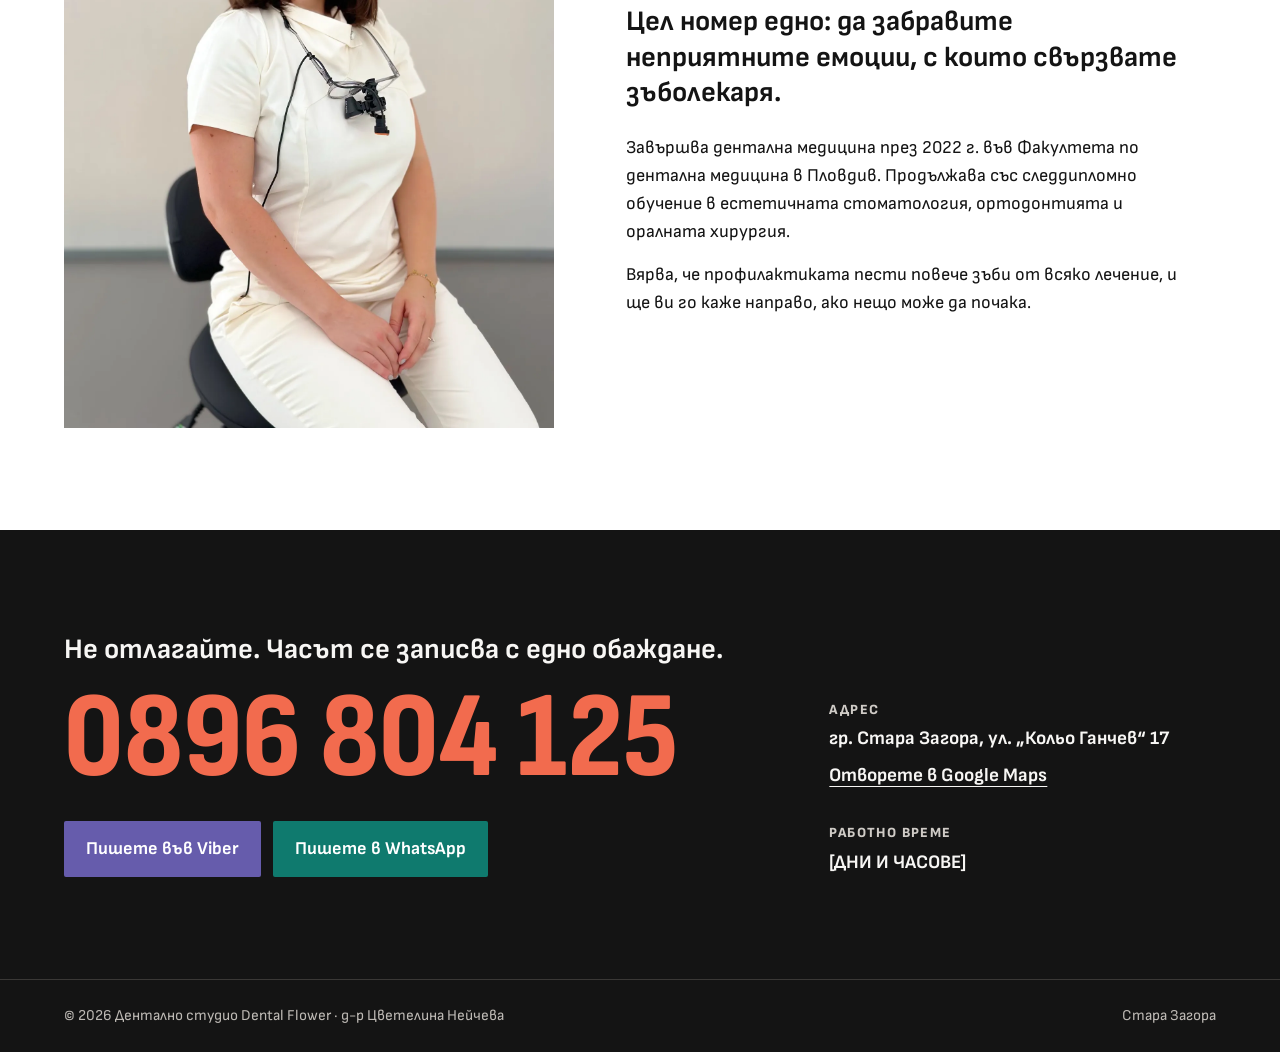
<file: design_2/dental-flower/index.html>
<!doctype html>
<html lang="bg">

<head>
    <meta charset="utf-8">
    <meta name="viewport" content="width=device-width, initial-scale=1">
    <title>Dental Flower — дентално студио, Стара Загора</title>
    <link rel="stylesheet"
        href="https://fonts.googleapis.com/css2?family=Sofia+Sans:wght@400;500;700;800&family=Sofia+Sans+Condensed:wght@700;800&display=swap">
    <style>
        body {
            margin: 0
        }

        a {
            color: #141414
        }

        a:hover {
            color: #5A5754
        }

        a:focus-visible,
        button:focus-visible {
            outline: 3px solid #141414;
            outline-offset: 3px
        }

        @media (max-width:760px) {
            .df-nav {
                display: none !important
            }
        }
    </style>
</head>

<body>
    <div
        style="width: 100%; background: #FFFFFF; color: #141414; font-family: 'Sofia Sans', system-ui, sans-serif; font-size: 18px; line-height: 1.55">

        <header
            style="max-width: 1280px; margin: 0 auto; padding: 22px clamp(20px, 5vw, 80px); box-sizing: border-box; display: flex; flex-wrap: wrap; align-items: center; justify-content: space-between; gap: 16px 32px">
            <a href="#top" style="display: flex; align-items: center; gap: 14px; text-decoration: none; color: #141414">
                <img src="images/logo.png" alt="" style="display: block; width: 50px; height: 48px">
                <span style="display: flex; flex-direction: column">
                    <span
                        style="font-family: 'Sofia Sans Condensed', sans-serif; font-weight: 800; font-size: 28px; line-height: 1; letter-spacing: 0.01em; text-transform: uppercase">Dental
                        Flower</span>
                    <span style="font-size: 14px; color: #5A5754; margin-top: 4px">Дентално студио · д-р Ц.
                        Нейчева</span>
                </span>
            </a>
            <nav class="df-nav" aria-label="Основна навигация"
                style="display: flex; gap: 32px; font-size: 16px; font-weight: 500">
                <a href="#studio" style="text-decoration: none; color: #141414; padding: 12px 0">Студиото</a>
                <a href="#niva" style="text-decoration: none; color: #141414; padding: 12px 0">Грижа</a>
                <a href="#sluchai" style="text-decoration: none; color: #141414; padding: 12px 0">Случаи</a>
                <a href="#ceni" style="text-decoration: none; color: #141414; padding: 12px 0">Цени</a>
                <a href="#doktor" style="text-decoration: none; color: #141414; padding: 12px 0">Д-р Нейчева</a>
            </nav>
            <a href="tel:+359896804125"
                style="display: inline-flex; align-items: center; gap: 10px; min-height: 48px; padding: 0 22px; box-sizing: border-box; background: #F26B4E; color: #141414; font-weight: 700; font-size: 17px; text-decoration: none; border-radius: 2px">
                <svg width="18" height="18" viewBox="0 0 24 24" fill="none" stroke="currentColor" stroke-width="2"
                    stroke-linecap="round" stroke-linejoin="round" aria-hidden="true">
                    <path
                        d="M5 4h4l2 5-2.5 1.5a11 11 0 0 0 5 5L15 13l5 2v4a2 2 0 0 1-2 2A16 16 0 0 1 3 6a2 2 0 0 1 2-2z">
                    </path>
                </svg>
                <span>0896 804 125</span>
            </a>
        </header>

        <section id="top"
            style="max-width: 1280px; margin: 0 auto; padding: clamp(24px, 4vw, 56px) clamp(20px, 5vw, 80px) clamp(48px, 6vw, 96px); box-sizing: border-box; display: flex; flex-wrap: wrap; align-items: stretch; gap: 48px 64px">
            <div
                style="flex: 1 1 460px; min-width: 0; display: flex; flex-direction: column; justify-content: flex-end; gap: 28px">
                <div style="font-size: 15px; font-weight: 700; letter-spacing: 0.12em; text-transform: uppercase">
                    Дентално студио · Стара Загора</div>
                <h1
                    style="margin: 0; font-family: 'Sofia Sans Condensed', sans-serif; font-weight: 800; font-size: clamp(48px, min(10.5vw, 15vh), 168px); line-height: 0.86; letter-spacing: -0.01em; text-transform: uppercase">
                    От корена<br>до цвета.</h1>
                <p style="margin: 0; max-width: 520px; font-size: clamp(18px, 1.5vw, 21px)">Д-р Цветелина Нейчева лекува
                    и това, което се вижда в усмивката, и това, което я държи отдолу: от кореновите канали и имплантите
                    до избелването и контура на устните.</p>
                <div style="display: flex; flex-wrap: wrap; align-items: center; gap: 16px 28px">
                    <a href="tel:+359896804125"
                        style="display: inline-flex; align-items: center; min-height: 60px; padding: 0 30px; box-sizing: border-box; background: #F26B4E; color: #141414; font-weight: 800; font-size: 20px; text-decoration: none; border-radius: 2px">Запишете
                        час: 0896 804 125</a>
                </div>
                <div style="display: flex; flex-wrap: wrap; align-items: center; gap: 16px 28px">
                    <a href="https://wa.me/359896804125"
                        style="display: inline-flex; align-items: center; min-height: 60px; padding: 0 22px; box-sizing: border-box; background: #0f7a6e; color: #fff; font-weight: 700; font-size: 18px; text-decoration: none; border-radius: 2px">WhatsApp</a>
                    <a href="viber://chat?number=%2B359896804125"
                        style="display: inline-flex; align-items: center; min-height: 60px; padding: 0 22px; box-sizing: border-box; background: #665cac; color: #fff; font-weight: 700; font-size: 18px; text-decoration: none; border-radius: 2px">Viber</a>
                </div>
                <div style="display: flex; flex-wrap: wrap; align-items: center; gap: 16px 28px">
                    <a href="#ceni"
                        style="display: inline-flex; align-items: center; min-height: 48px; font-weight: 700; font-size: 18px; color: #141414; text-underline-offset: 5px">Вижте
                        цените</a>
                </div>
            </div>
            <div style="flex: 1 1 360px; min-width: 0; max-width: 520px; aspect-ratio: 3 / 4; background: #F1EFEC">
                <img src="images/reception.jpg"
                    alt="Входът и чакалнята на студиото, с логото цвете върху матираното стъкло"
                    style="display: block; width: 100%; height: 100%; object-fit: cover">
            </div>
        </section>

        <section aria-label="Накратко" style="border-top: 2px solid #141414; border-bottom: 2px solid #141414">
            <div
                style="max-width: 1280px; margin: 0 auto; padding: clamp(28px, 4vw, 48px) clamp(20px, 5vw, 80px); box-sizing: border-box; display: flex; flex-wrap: wrap; align-items: center; gap: 24px 56px">
                <div style="flex: 2 1 420px; min-width: 0; display: flex; align-items: center; gap: 28px">
                    <div
                        style="font-family: 'Sofia Sans Condensed', sans-serif; font-weight: 800; font-size: clamp(96px, 11vw, 168px); line-height: 0.8">
                        1</div>
                    <p
                        style="margin: 0; font-size: clamp(20px, 2vw, 28px); line-height: 1.25; font-weight: 700; max-width: 440px">
                        лекар. При всяко посещение ви посреща д-р Нейчева, а не който е на смяна.</p>
                </div>
                <div style="flex: 1 1 220px; min-width: 0">
                    <div style="font-weight: 800; font-size: 22px">13 процедури</div>
                    <div style="color: #5A5754; font-size: 17px">на един адрес, от почистване на зъбен камък до импланти
                    </div>
                </div>
                <div style="flex: 1 1 220px; min-width: 0">
                    <div style="font-weight: 800; font-size: 22px">[ОЦЕНКА] в Google</div>
                    <div style="color: #5A5754; font-size: 17px">от [БРОЙ] отзива на пациенти</div>
                </div>
            </div>
        </section>

        <section id="studio" aria-labelledby="studio-h" style="padding: clamp(64px, 8vw, 120px) 0 0">
            <div
                style="max-width: 1280px; margin: 0 auto; padding: 0 clamp(20px, 5vw, 80px); box-sizing: border-box; display: flex; flex-wrap: wrap; align-items: flex-end; justify-content: space-between; gap: 16px 48px">
                <h2 id="studio-h"
                    style="margin: 0; max-width: 720px; font-size: clamp(34px, 4.2vw, 60px); line-height: 1.05; font-weight: 800; letter-spacing: -0.01em">
                    Светло, остъклено и тихо.</h2>
                <p style="margin: 0; max-width: 400px; color: #5A5754">Цветето от името е на всяка врата. Студиото е на
                    ул. „Кольо Ганчев“ 17, на партера, с вход направо от улицата.</p>
            </div>
            <div
                style="max-width: 1440px; margin: 40px auto 0; padding: 0 clamp(20px, 3vw, 40px); box-sizing: border-box; display: flex; flex-wrap: wrap; align-items: flex-start; gap: 20px">
                <div style="flex: 1.25 1 320px; min-width: 0; aspect-ratio: 4 / 5; background: #F1EFEC">
                    <img src="images/cabinet.jpg" alt="Кабинетът с денталния стол и матирани прозорци с цветя"
                        style="display: block; width: 100%; height: 100%; object-fit: cover; object-position: center bottom">
                </div>
                <div
                    style="flex: 1 1 320px; min-width: 0; aspect-ratio: 4 / 5; background: #F1EFEC; margin-top: clamp(0px, 5vw, 80px)">
                    <img src="images/waiting.jpg" alt="Чакалнята на студиото със стена със сертификати"
                        style="display: block; width: 100%; height: 100%; object-fit: cover; object-position: left center">
                </div>
            </div>
        </section>

        <section id="niva" aria-labelledby="niva-h">
            <div
                style="max-width: 1280px; margin: 0 auto; padding: clamp(64px, 8vw, 120px) clamp(20px, 5vw, 80px) clamp(32px, 4vw, 56px); box-sizing: border-box">
                <h2 id="niva-h"
                    style="margin: 0; max-width: 820px; font-size: clamp(34px, 4.2vw, 60px); line-height: 1.05; font-weight: 800; letter-spacing: -0.01em">
                    Три нива на една усмивка.</h2>
                <p style="margin: 20px 0 0; max-width: 620px; color: #5A5754">Повечето проблеми започват под венеца,
                    много преди да се видят. Затова услугите ни са подредени така, както расте зъбът, а не по азбучен
                    ред.</p>
            </div>

            <div
                style="max-width: 1280px; margin: 0 auto; padding: 0 clamp(20px, 5vw, 80px); box-sizing: border-box; display: flex; flex-wrap: wrap; gap: 0 48px">
                <div style="flex: 0 1 340px; min-width: 0; padding: 40px 0 0">
                    <div
                        style="font-family: 'Sofia Sans Condensed', sans-serif; font-weight: 800; font-size: clamp(64px, 8vw, 124px); line-height: 0.85; text-transform: uppercase">
                        Цвят</div>
                    <div style="margin-top: 12px; font-weight: 700; font-size: 19px">Това, което се вижда</div>
                </div>
                <div
                    style="flex: 1 1 420px; min-width: 0; position: relative; border-left: 2px solid #141414; padding: 40px 0 56px clamp(24px, 4vw, 56px)">
                    <img src="images/logo.png" alt=""
                        style="position: absolute; left: -29px; top: -28px; width: 56px; height: 54px; background: #FFFFFF; padding: 4px 0; box-sizing: content-box">
                    <ul
                        style="list-style: none; margin: 0; padding: 0; font-size: clamp(20px, 1.9vw, 26px); font-weight: 500; line-height: 1.3">
                        <li style="padding: 16px 0; border-bottom: 1px solid #D9D6D2">Избелване на зъби, кабинетно и
                            домашно</li>
                        <li style="padding: 16px 0; border-bottom: 1px solid #D9D6D2">Лечение на кариеси с естетични
                            фотополимерни обтурации</li>
                        <li style="padding: 16px 0; border-bottom: 1px solid #D9D6D2">Аугментация на устни с филъри</li>
                        <li style="padding: 16px 0; border-bottom: 1px solid #D9D6D2">Мезотерапия</li>
                        <li style="padding: 16px 0">PRP</li>
                    </ul>
                </div>
            </div>

            <div
                style="max-width: 1280px; margin: 0 auto; padding: 0 clamp(20px, 5vw, 80px); box-sizing: border-box; display: flex; flex-wrap: wrap; gap: 0 48px">
                <div style="flex: 0 1 340px; min-width: 0; padding: 40px 0 0">
                    <div
                        style="font-family: 'Sofia Sans Condensed', sans-serif; font-weight: 800; font-size: clamp(64px, 8vw, 124px); line-height: 0.85; text-transform: uppercase; color: #5A5754">
                        Стъбло</div>
                    <div style="margin-top: 12px; font-weight: 700; font-size: 19px">Това, което подрежда и носи</div>
                </div>
                <div
                    style="flex: 1 1 420px; min-width: 0; position: relative; border-left: 2px solid #141414; padding: 40px 0 72px clamp(24px, 4vw, 56px)">
                    <div aria-hidden="true"
                        style="position: absolute; left: -8px; top: 52px; width: 14px; height: 14px; border-radius: 50%; background: #141414">
                    </div>
                    <ul
                        style="list-style: none; margin: 0; padding: 0; font-size: clamp(20px, 1.9vw, 26px); font-weight: 500; line-height: 1.3">
                        <li style="padding: 16px 0; border-bottom: 1px solid #D9D6D2">Ортодонтско лечение с алайнери
                            Smilers</li>
                        <li style="padding: 16px 0; border-bottom: 1px solid #D9D6D2">Коронки и мостове от цирконий и
                            прес-керамика</li>
                        <li style="padding: 16px 0; border-bottom: 1px solid #D9D6D2">Шиниране на зъби</li>
                        <li style="padding: 16px 0">Профилактика и лечение на венците, почистване на зъбен камък</li>
                    </ul>
                </div>
            </div>

            <div style="background: #141414; color: #F7F6F4; position: relative">
                <div
                    style="max-width: 1280px; margin: 0 auto; padding: 0 clamp(20px, 5vw, 80px); box-sizing: border-box; position: relative">
                    <div
                        style="position: absolute; right: clamp(20px, 5vw, 80px); top: -17px; background: #F26B4E; color: #141414; font-size: 14px; font-weight: 800; letter-spacing: 0.1em; text-transform: uppercase; padding: 6px 14px">
                        Линия на венеца</div>
                    <div style="display: flex; flex-wrap: wrap; gap: 0 48px">
                        <div style="flex: 0 1 340px; min-width: 0; padding: 56px 0 0">
                            <div
                                style="font-family: 'Sofia Sans Condensed', sans-serif; font-weight: 800; font-size: clamp(64px, 8vw, 124px); line-height: 0.85; text-transform: uppercase; color: #F7F6F4">
                                Корен</div>
                            <div style="margin-top: 12px; font-weight: 700; font-size: 19px">Това, което държи всичко
                                отдолу</div>
                        </div>
                        <div
                            style="flex: 1 1 420px; min-width: 0; position: relative; border-left: 2px solid #BDB9B4; padding: 56px 0 0 clamp(24px, 4vw, 56px); margin-bottom: 96px">
                            <div aria-hidden="true"
                                style="position: absolute; left: -8px; top: 68px; width: 14px; height: 14px; border-radius: 50%; background: #F7F6F4">
                            </div>
                            <ul
                                style="list-style: none; margin: 0; padding: 0; font-size: clamp(20px, 1.9vw, 26px); font-weight: 500; line-height: 1.3">
                                <li style="padding: 16px 0; border-bottom: 1px solid #3A3836">Лечение на коренови канали
                                    (ендодонтия)</li>
                                <li style="padding: 16px 0; border-bottom: 1px solid #3A3836">Имплантология, включително
                                    имедиатни импланти</li>
                                <li style="padding: 16px 0; border-bottom: 1px solid #3A3836">Вадене на зъби</li>
                                <li style="padding: 16px 0">PRF</li>
                            </ul>
                            <p style="margin: 32px 0 0; max-width: 520px; color: #BDB9B4; font-size: 17px">Всяка
                                инфекция в устната кухина се отразява и на останалата част от тялото. Затова започваме
                                оттук.</p>
                        </div>
                    </div>
                </div>
            </div>
        </section>

        <section id="sluchai" aria-labelledby="sluchai-h" style="padding: clamp(64px, 8vw, 120px) 0">
            <div
                style="max-width: 1280px; margin: 0 auto; padding: 0 clamp(20px, 5vw, 80px); box-sizing: border-box; display: flex; flex-wrap: wrap; align-items: flex-end; justify-content: space-between; gap: 16px 48px">
                <h2 id="sluchai-h"
                    style="margin: 0; font-size: clamp(34px, 4.2vw, 60px); line-height: 1.05; font-weight: 800; letter-spacing: -0.01em">
                    Клинични случаи</h2>
                <p style="margin: 0; max-width: 440px; color: #5A5754">Цялостни рехабилитации с дизайн на усмивката,
                    циркониеви корони и импланти. Наши пациенти, наши снимки.</p>
            </div>

            <figure
                style="max-width: 1280px; margin: 40px auto 0; padding: 0 clamp(20px, 5vw, 80px); box-sizing: border-box; display: flex; flex-wrap: wrap; align-items: flex-end; gap: 24px 48px">
                <div style="flex: 2 1 480px; min-width: 0; display: flex; gap: 8px">
                    <div
                        style="flex: 1 1 0; min-width: 0; position: relative; aspect-ratio: 3 / 4; background: #F1EFEC">
                        <img src="images/case1-before.jpg" alt="Пациентка преди лечението, с липсващи предни зъби"
                            style="display: block; width: 100%; height: 100%; object-fit: cover">
                        <div
                            style="position: absolute; left: 12px; top: 12px; background: #141414; color: #FFFFFF; font-size: 13px; font-weight: 800; letter-spacing: 0.1em; text-transform: uppercase; padding: 5px 10px">
                            Преди</div>
                    </div>
                    <div
                        style="flex: 1 1 0; min-width: 0; position: relative; aspect-ratio: 3 / 4; background: #F1EFEC">
                        <img src="images/case1-after.jpg" alt="Същата пациентка след лечението, с възстановена усмивка"
                            style="display: block; width: 100%; height: 100%; object-fit: cover">
                        <div
                            style="position: absolute; left: 12px; top: 12px; background: #141414; color: #FFFFFF; font-size: 13px; font-weight: 800; letter-spacing: 0.1em; text-transform: uppercase; padding: 5px 10px">
                            След</div>
                    </div>
                </div>
                <figcaption style="flex: 1 1 300px; min-width: 0">
                    <div style="font-size: 14px; font-weight: 800; letter-spacing: 0.1em; text-transform: uppercase">
                        Корен + Стъбло + Цвят</div>
                    <div
                        style="font-size: clamp(22px, 2.2vw, 30px); font-weight: 700; line-height: 1.2; margin-top: 8px">
                        Цялостна рехабилитация на усмивката</div>
                    <p style="margin: 16px 0 0; color: #5A5754">[КАКВО Е НАПРАВЕНО: процедури, брой посещения, срок]</p>
                </figcaption>
            </figure>

            <div
                style="max-width: 1280px; margin: 48px auto 0; padding: 0 clamp(20px, 5vw, 80px); box-sizing: border-box; display: flex; flex-wrap: wrap; gap: 32px 20px">
                <figure
                    style="flex: 1 1 280px; min-width: 0; margin: 0; display: flex; flex-direction: column; gap: 12px">
                    <div style="position: relative; aspect-ratio: 1 / 1; background: #F1EFEC">
                        <img src="images/case2.jpg" alt="Пациентка след и преди цялостна рехабилитация на усмивката"
                            style="display: block; width: 100%; height: 100%; object-fit: cover">
                        <div
                            style="position: absolute; left: 10px; top: 10px; background: #141414; color: #FFFFFF; font-size: 13px; font-weight: 800; letter-spacing: 0.1em; text-transform: uppercase; padding: 5px 10px">
                            След</div>
                        <div
                            style="position: absolute; left: calc(50% + 10px); top: 10px; background: #141414; color: #FFFFFF; font-size: 13px; font-weight: 800; letter-spacing: 0.1em; text-transform: uppercase; padding: 5px 10px">
                            Преди</div>
                    </div>
                    <figcaption>
                        <div style="font-size: 19px; font-weight: 700; line-height: 1.3">Цялостна рехабилитация</div>
                        <div style="color: #5A5754; font-size: 16px; margin-top: 2px">[КАКВО Е НАПРАВЕНО]</div>
                    </figcaption>
                </figure>
                <figure
                    style="flex: 1 1 280px; min-width: 0; margin: 0; display: flex; flex-direction: column; gap: 12px">
                    <div style="position: relative; aspect-ratio: 1 / 1; background: #F1EFEC">
                        <img src="images/case3.jpg" alt="Пациентка след и преди цялостна рехабилитация на усмивката"
                            style="display: block; width: 100%; height: 100%; object-fit: cover">
                        <div
                            style="position: absolute; left: 10px; top: 10px; background: #141414; color: #FFFFFF; font-size: 13px; font-weight: 800; letter-spacing: 0.1em; text-transform: uppercase; padding: 5px 10px">
                            След</div>
                        <div
                            style="position: absolute; left: calc(50% + 10px); top: 10px; background: #141414; color: #FFFFFF; font-size: 13px; font-weight: 800; letter-spacing: 0.1em; text-transform: uppercase; padding: 5px 10px">
                            Преди</div>
                    </div>
                    <figcaption>
                        <div style="font-size: 19px; font-weight: 700; line-height: 1.3">Цялостна рехабилитация</div>
                        <div style="color: #5A5754; font-size: 16px; margin-top: 2px">[КАКВО Е НАПРАВЕНО]</div>
                    </figcaption>
                </figure>
                <figure
                    style="flex: 1 1 280px; min-width: 0; margin: 0; display: flex; flex-direction: column; gap: 12px">
                    <div style="position: relative; aspect-ratio: 1 / 1; background: #F1EFEC">
                        <img src="images/case4.jpg" alt="Пациентка след и преди цялостна рехабилитация на усмивката"
                            style="display: block; width: 100%; height: 100%; object-fit: cover">
                        <div
                            style="position: absolute; left: 10px; top: 10px; background: #141414; color: #FFFFFF; font-size: 13px; font-weight: 800; letter-spacing: 0.1em; text-transform: uppercase; padding: 5px 10px">
                            След</div>
                        <div
                            style="position: absolute; left: calc(50% + 10px); top: 10px; background: #141414; color: #FFFFFF; font-size: 13px; font-weight: 800; letter-spacing: 0.1em; text-transform: uppercase; padding: 5px 10px">
                            Преди</div>
                    </div>
                    <figcaption>
                        <div style="font-size: 19px; font-weight: 700; line-height: 1.3">Цялостна рехабилитация</div>
                        <div style="color: #5A5754; font-size: 16px; margin-top: 2px">[КАКВО Е НАПРАВЕНО]</div>
                    </figcaption>
                </figure>
            </div>
        </section>

        <section id="ceni" aria-labelledby="ceni-h" style="background: #F1EFEC">
            <div
                style="max-width: 860px; margin: 0 auto; padding: clamp(64px, 8vw, 112px) clamp(20px, 5vw, 80px); box-sizing: border-box">
                <h2 id="ceni-h"
                    style="margin: 0; font-size: clamp(34px, 4.2vw, 60px); line-height: 1.05; font-weight: 800; letter-spacing: -0.01em">
                    Цените са тук, не по телефона.</h2>
                <p style="margin: 20px 0 40px; max-width: 560px">След първия преглед получавате писмен план на лечение с
                    крайна сума. Без добавки по време на работа.</p>
                <div style="overflow-x: auto">
                    <table
                        style="width: 100%; min-width: 440px; border-collapse: collapse; font-size: clamp(18px, 1.6vw, 21px)">
                        <thead>
                            <tr
                                style="text-align: left; font-size: 14px; letter-spacing: 0.1em; text-transform: uppercase">
                                <th scope="col" style="padding: 0 16px 12px 0; font-weight: 800; width: 110px">Ниво</th>
                                <th scope="col" style="padding: 0 16px 12px 0; font-weight: 800">Процедура</th>
                                <th scope="col" style="padding: 0 0 12px; font-weight: 800; text-align: right">Цена</th>
                            </tr>
                        </thead>
                        <tbody>
                            <tr style="border-top: 2px solid #141414">
                                <td style="padding: 16px 16px 16px 0; font-size: 15px; font-weight: 700"></td>
                                <td style="padding: 16px 16px 16px 0; font-weight: 700">Първи преглед и план на лечение
                                </td>
                                <td style="padding: 16px 0; text-align: right; font-weight: 800; white-space: nowrap">
                                    [ЦЕНА] €</td>
                            </tr>
                            <tr style="border-top: 1px solid #C4C0BB">
                                <td style="padding: 16px 16px 16px 0; font-size: 15px; font-weight: 700">Цвят</td>
                                <td style="padding: 16px 16px 16px 0">Кабинетно избелване</td>
                                <td style="padding: 16px 0; text-align: right; font-weight: 800; white-space: nowrap">
                                    [ЦЕНА] €</td>
                            </tr>
                            <tr style="border-top: 1px solid #C4C0BB">
                                <td style="padding: 16px 16px 16px 0; font-size: 15px; font-weight: 700">Цвят</td>
                                <td style="padding: 16px 16px 16px 0">Естетична фотополимерна обтурация</td>
                                <td style="padding: 16px 0; text-align: right; font-weight: 800; white-space: nowrap">от
                                    [ЦЕНА] €</td>
                            </tr>
                            <tr style="border-top: 1px solid #C4C0BB">
                                <td style="padding: 16px 16px 16px 0; font-size: 15px; font-weight: 700">Цвят</td>
                                <td style="padding: 16px 16px 16px 0">Аугментация на устни с филър</td>
                                <td style="padding: 16px 0; text-align: right; font-weight: 800; white-space: nowrap">от
                                    [ЦЕНА] €</td>
                            </tr>
                            <tr style="border-top: 1px solid #C4C0BB">
                                <td style="padding: 16px 16px 16px 0; font-size: 15px; font-weight: 700">Стъбло</td>
                                <td style="padding: 16px 16px 16px 0">Почистване на зъбен камък</td>
                                <td style="padding: 16px 0; text-align: right; font-weight: 800; white-space: nowrap">
                                    [ЦЕНА] €</td>
                            </tr>
                            <tr style="border-top: 1px solid #C4C0BB">
                                <td style="padding: 16px 16px 16px 0; font-size: 15px; font-weight: 700">Стъбло</td>
                                <td style="padding: 16px 16px 16px 0">Циркониева коронка</td>
                                <td style="padding: 16px 0; text-align: right; font-weight: 800; white-space: nowrap">
                                    [ЦЕНА] €</td>
                            </tr>
                            <tr style="border-top: 1px solid #C4C0BB">
                                <td style="padding: 16px 16px 16px 0; font-size: 15px; font-weight: 700">Стъбло</td>
                                <td style="padding: 16px 16px 16px 0">Алайнери Smilers</td>
                                <td style="padding: 16px 0; text-align: right; font-weight: 800; white-space: nowrap">от
                                    [ЦЕНА] €</td>
                            </tr>
                            <tr style="border-top: 1px solid #C4C0BB">
                                <td style="padding: 16px 16px 16px 0; font-size: 15px; font-weight: 700">Корен</td>
                                <td style="padding: 16px 16px 16px 0">Лечение на коренов канал</td>
                                <td style="padding: 16px 0; text-align: right; font-weight: 800; white-space: nowrap">от
                                    [ЦЕНА] €</td>
                            </tr>
                            <tr style="border-top: 1px solid #C4C0BB; border-bottom: 2px solid #141414">
                                <td style="padding: 16px 16px 16px 0; font-size: 15px; font-weight: 700">Корен</td>
                                <td style="padding: 16px 16px 16px 0">Имплант</td>
                                <td style="padding: 16px 0; text-align: right; font-weight: 800; white-space: nowrap">от
                                    [ЦЕНА] €</td>
                            </tr>
                        </tbody>
                    </table>
                </div>
            </div>
        </section>

        <section id="doktor" aria-labelledby="doktor-h"
            style="max-width: 1280px; margin: 0 auto; padding: clamp(64px, 8vw, 120px) clamp(20px, 5vw, 80px); box-sizing: border-box; display: flex; flex-wrap: wrap; gap: 40px 72px; align-items: center">
            <figure
                style="flex: 1 1 340px; min-width: 0; max-width: 520px; margin: 0; display: flex; flex-direction: column; gap: 12px">
                <div style="aspect-ratio: 3 / 4; background: #F1EFEC">
                    <img src="images/doctor.webp" alt="Д-р Цветелина Нейчева в кабинета, с лупи на врата"
                        style="display: block; width: 100%; height: 100%; object-fit: cover; object-position: center top">
                </div>
            </figure>
            <div style="flex: 1 1 440px; min-width: 0">
                <div style="font-size: 15px; font-weight: 700; letter-spacing: 0.12em; text-transform: uppercase">Лекар
                    по дентална медицина</div>
                <h2 id="doktor-h"
                    style="margin: 12px 0 0; font-size: clamp(34px, 4.2vw, 60px); line-height: 1.05; font-weight: 800; letter-spacing: -0.01em">
                    Д-р Цветелина Нейчева</h2>
                <p
                    style="margin: 28px 0 0; font-size: clamp(22px, 2.2vw, 30px); line-height: 1.25; font-weight: 700; max-width: 560px">
                    Цел номер едно: да забравите неприятните емоции, с които свързвате зъболекаря.</p>
                <p style="margin: 24px 0 0; max-width: 560px">Завършва дентална медицина през 2022 г. във Факултета по
                    дентална медицина в Пловдив. Продължава със следдипломно обучение в естетичната стоматология,
                    ортодонтията и оралната хирургия.</p>
                <p style="margin: 16px 0 0; max-width: 560px">Вярва, че профилактиката пести повече зъби от всяко
                    лечение, и ще ви го каже направо, ако нещо може да почака.</p>
            </div>
        </section>

        <section id="kontakt" aria-labelledby="kontakt-h" style="background: #141414; color: #F7F6F4">
            <div
                style="max-width: 1280px; margin: 0 auto; padding: clamp(64px, 8vw, 112px) clamp(20px, 5vw, 80px); box-sizing: border-box; display: flex; flex-wrap: wrap; gap: 48px 72px; align-items: flex-end">
                <div style="flex: 2 1 480px; min-width: 0">
                    <h2 id="kontakt-h"
                        style="margin: 0; font-size: clamp(22px, 2.2vw, 30px); font-weight: 700; line-height: 1.25">Не
                        отлагайте. Часът се записва с едно обаждане.</h2>
                    <a href="tel:+359896804125"
                        style="display: inline-block; margin-top: 16px; font-family: 'Sofia Sans Condensed', sans-serif; font-weight: 800; font-size: clamp(56px, 9.5vw, 148px); line-height: 0.9; color: #F26B4E; text-decoration: none">0896
                        804 125</a>
                    <div style="display: flex; flex-wrap: wrap; gap: 12px; margin-top: 28px"><a
                            href="viber://chat?number=%2B359896804125"
                            style="display: inline-flex; align-items: center; min-height: 56px; padding: 0 22px; box-sizing: border-box; background: #665cac; color: #fff; font-weight: 700; font-size: 18px; text-decoration: none; border-radius: 2px">Пишете
                            във Viber</a><a href="https://wa.me/359896804125"
                            style="display: inline-flex; align-items: center; min-height: 56px; padding: 0 22px; box-sizing: border-box; background: #0f7a6e; color: #fff; font-weight: 700; font-size: 18px; text-decoration: none; border-radius: 2px">Пишете
                            в WhatsApp</a></div>
                </div>
                <div
                    style="flex: 1 1 280px; min-width: 0; display: flex; flex-direction: column; gap: 24px; font-size: 19px">
                    <div>
                        <div
                            style="font-size: 14px; font-weight: 800; letter-spacing: 0.1em; text-transform: uppercase; color: #CFCBC6">
                            Адрес</div>
                        <div style="margin-top: 4px; font-weight: 700">гр. Стара Загора, ул. „Кольо Ганчев“ 17</div>
                        <a href="https://www.google.com/maps/search/?api=1&amp;query=%D1%83%D0%BB.+%D0%9A%D0%BE%D0%BB%D1%8C%D0%BE+%D0%93%D0%B0%D0%BD%D1%87%D0%B5%D0%B2+17+%D0%A1%D1%82%D0%B0%D1%80%D0%B0+%D0%97%D0%B0%D0%B3%D0%BE%D1%80%D0%B0"
                            style="display: inline-flex; align-items: center; min-height: 44px; color: #F7F6F4; font-weight: 700; text-underline-offset: 5px">Отворете
                            в Google Maps</a>
                    </div>
                    <div>
                        <div
                            style="font-size: 14px; font-weight: 800; letter-spacing: 0.1em; text-transform: uppercase; color: #CFCBC6">
                            Работно време</div>
                        <div style="margin-top: 4px; font-weight: 700">[ДНИ И ЧАСОВЕ]</div>
                    </div>
                </div>
            </div>
            <div style="border-top: 1px solid #3A3836; color: #BDB9B4; font-size: 15px">
                <div
                    style="max-width: 1280px; margin: 0 auto; padding: 24px clamp(20px, 5vw, 80px); box-sizing: border-box; display: flex; flex-wrap: wrap; justify-content: space-between; gap: 8px 32px">
                    <div>© 2026 Дентално студио Dental Flower · д-р Цветелина Нейчева</div>
                    <div>Стара Загора</div>
                </div>
            </div>
        </section>

    </div>
</body>

</html>
</file>
<file: design_1/assets/fonts.css>
/* cyrillic */
@font-face {
  font-family: 'Forum';
  font-style: normal;
  font-weight: 400;
  font-display: swap;
  src: url(fonts/forum-400-cyrillic.woff2) format('woff2');
  unicode-range: U+0301, U+0400-045F, U+0490-0491, U+04B0-04B1, U+2116;
}
/* latin */
@font-face {
  font-family: 'Forum';
  font-style: normal;
  font-weight: 400;
  font-display: swap;
  src: url(fonts/forum-400-latin.woff2) format('woff2');
  unicode-range: U+0000-00FF, U+0131, U+0152-0153, U+02BB-02BC, U+02C6, U+02DA, U+02DC, U+0304, U+0308, U+0329, U+2000-206F, U+20AC, U+2122, U+2191, U+2193, U+2212, U+2215, U+FEFF, U+FFFD;
}
/* cyrillic */
@font-face {
  font-family: 'Golos Text';
  font-style: normal;
  font-weight: 400;
  font-display: swap;
  src: url(fonts/golos-text-400-cyrillic.woff2) format('woff2');
  unicode-range: U+0301, U+0400-045F, U+0490-0491, U+04B0-04B1, U+2116;
}
/* latin */
@font-face {
  font-family: 'Golos Text';
  font-style: normal;
  font-weight: 400;
  font-display: swap;
  src: url(fonts/golos-text-400-latin.woff2) format('woff2');
  unicode-range: U+0000-00FF, U+0131, U+0152-0153, U+02BB-02BC, U+02C6, U+02DA, U+02DC, U+0304, U+0308, U+0329, U+2000-206F, U+20AC, U+2122, U+2191, U+2193, U+2212, U+2215, U+FEFF, U+FFFD;
}
/* cyrillic */
@font-face {
  font-family: 'Golos Text';
  font-style: normal;
  font-weight: 500;
  font-display: swap;
  src: url(fonts/golos-text-500-cyrillic.woff2) format('woff2');
  unicode-range: U+0301, U+0400-045F, U+0490-0491, U+04B0-04B1, U+2116;
}
/* latin */
@font-face {
  font-family: 'Golos Text';
  font-style: normal;
  font-weight: 500;
  font-display: swap;
  src: url(fonts/golos-text-500-latin.woff2) format('woff2');
  unicode-range: U+0000-00FF, U+0131, U+0152-0153, U+02BB-02BC, U+02C6, U+02DA, U+02DC, U+0304, U+0308, U+0329, U+2000-206F, U+20AC, U+2122, U+2191, U+2193, U+2212, U+2215, U+FEFF, U+FFFD;
}
/* cyrillic */
@font-face {
  font-family: 'Tenor Sans';
  font-style: normal;
  font-weight: 400;
  font-display: swap;
  src: url(fonts/tenor-sans-400-cyrillic.woff2) format('woff2');
  unicode-range: U+0301, U+0400-045F, U+0490-0491, U+04B0-04B1, U+2116;
}
/* latin */
@font-face {
  font-family: 'Tenor Sans';
  font-style: normal;
  font-weight: 400;
  font-display: swap;
  src: url(fonts/tenor-sans-400-latin.woff2) format('woff2');
  unicode-range: U+0000-00FF, U+0131, U+0152-0153, U+02BB-02BC, U+02C6, U+02DA, U+02DC, U+0304, U+0308, U+0329, U+2000-206F, U+20AC, U+2122, U+2191, U+2193, U+2212, U+2215, U+FEFF, U+FFFD;
}
</file>
<file: design_1/styles.css>
/* Dental Flower Studio — aesthetic dental studio */

:root {
  --bg: #faf9f8;
  --surface: #ffffff;
  --ink: #262224;
  --ink-2: #5f5a5c;
  --line: #e6e0e2;
  --rose: #a3405f;
  --rose-deep: #86304c;
  --rose-soft: #f5ebee;
  --night: #2a2125;
  --night-2: #3a2f34;
  --night-ink: #f4edef;
  --night-mute: #c4b5bb;
  --viber: #665cac;
  --viber-deep: #554b98;
  --wa: #0f7a6e;
  --wa-deep: #0b665c;

  --display: "Forum", "Times New Roman", serif;
  --caps: "Tenor Sans", "Gill Sans", sans-serif;
  --body: "Golos Text", system-ui, sans-serif;

  --gutter: clamp(1rem, .4rem + 2.6vw, 3rem);
  --section: clamp(4.5rem, 3rem + 6vw, 8.5rem);
  --wrap: 77.5rem;
  --ease: cubic-bezier(.16, 1, .3, 1);
}

*, *::before, *::after { box-sizing: border-box; }

html {
  scroll-behavior: smooth;
  scroll-padding-top: 5.5rem;
  scrollbar-color: #c9bfc3 var(--bg);
  -webkit-text-size-adjust: 100%;
}

body {
  margin: 0;
  background: var(--bg);
  color: var(--ink);
  font: 400 1.0625rem/1.65 var(--body);
  text-rendering: optimizeLegibility;
  caret-color: var(--rose);
}

::selection { background: var(--rose-soft); color: var(--rose-deep); }

h1, h2, h3, p, ul, ol, dl, dd, figure, blockquote { margin: 0; }
ul, ol { padding: 0; list-style: none; }
img { display: block; max-width: 100%; height: auto; }
a { color: inherit; text-underline-offset: .25em; text-decoration-thickness: 1px; }

:focus-visible { outline: 2px solid var(--rose); outline-offset: 3px; border-radius: 4px; }
.results :focus-visible, .site-foot :focus-visible { outline-color: var(--night-ink); }

.skip {
  position: absolute; left: 1rem; top: -4rem; z-index: 50;
  padding: .7rem 1rem; background: var(--ink); color: #fff; border-radius: 6px;
}
.skip:focus { top: 1rem; }

h2 {
  font: 400 clamp(2.2rem, 1.5rem + 2.6vw, 3.6rem)/1.05 var(--display);
  letter-spacing: -.01em;
  text-wrap: balance;
}
h3 { font-weight: 400; }

.section-head {
  max-width: var(--wrap);
  margin: 0 auto clamp(2.5rem, 5vw, 4rem);
  display: grid;
  grid-template-columns: minmax(0, 1fr) minmax(0, 1fr);
  align-items: end;
  gap: 1rem 4rem;
}
.section-head p { max-width: 42ch; color: var(--ink-2); }

.tbd { color: #7d7276; letter-spacing: .1em; cursor: help; }

/* ---------- Buttons ---------- */

.btn {
  display: inline-flex;
  align-items: center;
  justify-content: center;
  gap: .6rem;
  min-height: 3.25rem;
  padding: 0 1.5rem;
  border-radius: 999px;
  font: 500 .97rem/1 var(--body);
  text-decoration: none;
  color: #fff;
  white-space: nowrap;
  transition: background-color .25s, transform .3s var(--ease), box-shadow .3s var(--ease);
  box-shadow: 0 1px 2px rgb(38 34 36 / .12), 0 8px 18px -10px rgb(38 34 36 / .45);
}
.btn svg { width: 1.3rem; height: 1.3rem; flex: none; }
.btn:hover { transform: translateY(-2px); box-shadow: 0 2px 4px rgb(38 34 36 / .12), 0 14px 26px -12px rgb(38 34 36 / .5); }
.btn:active { transform: translateY(0); }
.btn-rose { background: var(--rose); }
.btn-rose:hover { background: var(--rose-deep); }
.btn-viber { background: var(--viber); }
.btn-viber:hover { background: var(--viber-deep); }
.btn-wa { background: var(--wa); }
.btn-wa:hover { background: var(--wa-deep); }
.btn-sm { min-height: 2.6rem; padding: 0 1.15rem; font-size: .9rem; }
.btn-lg { min-height: 3.75rem; padding: 0 2.1rem; font-size: 1.05rem; }

.cta-row { display: flex; flex-wrap: wrap; gap: .75rem; }
.cta-row-center { justify-content: center; }

.text-link {
  display: inline-block;
  margin-top: 1.5rem;
  font-size: .95rem;
  color: var(--ink-2);
  text-decoration: underline;
  text-decoration-color: var(--line);
  transition: color .2s, text-decoration-color .2s;
}
.text-link:hover { color: var(--rose); text-decoration-color: currentColor; }

/* ---------- Header ---------- */

.site-head {
  position: sticky;
  top: 0;
  z-index: 30;
  display: flex;
  align-items: center;
  gap: 2rem;
  padding: .8rem var(--gutter);
  background: rgb(250 249 248 / .9);
  backdrop-filter: saturate(1.4) blur(10px);
  border-bottom: 1px solid var(--line);
}

.lockup { display: flex; align-items: center; gap: .75rem; text-decoration: none; }
.lockup-mark { width: 2.6rem; height: 2.6rem; color: var(--ink-2); }
.lockup-text { display: grid; gap: .2rem; }
.lockup-name {
  font: 400 1.02rem/1 var(--display);
  letter-spacing: .1em;
  text-transform: uppercase;
  color: var(--ink);
}
.lockup-studio {
  font: 400 .62rem/1 var(--caps);
  letter-spacing: .2em;
  text-transform: uppercase;
  color: var(--ink-2);
}

.site-head nav { margin-left: auto; }
.site-head ul { display: flex; gap: clamp(1rem, 2vw, 2rem); }
.site-head nav a {
  font-size: .92rem;
  color: var(--ink-2);
  text-decoration: none;
  padding-block: .5rem;
  transition: color .2s;
}
.site-head nav a:hover { color: var(--ink); text-decoration: underline; text-decoration-color: var(--rose); }

/* ---------- Hero ---------- */

.hero {
  max-width: var(--wrap);
  margin-inline: auto;
  min-height: calc(100svh - 4.4rem);
  padding: clamp(2rem, 5vh, 4rem) var(--gutter) clamp(3rem, 6vh, 5rem);
  display: grid;
  grid-template-columns: minmax(0, 1fr) minmax(0, 1.08fr);
  align-items: center;
  gap: clamp(2rem, 5vw, 5rem);
  box-sizing: content-box;
}

.hero h1 {
  font: 400 clamp(3rem, 1.6rem + 4.6vw, 5.75rem)/.98 var(--display);
  letter-spacing: -.02em;
  color: var(--ink);
}
.hero h1 em { display: block; font-style: normal; color: var(--rose); }
.lead {
  max-width: 44ch;
  margin: clamp(1.4rem, 3vw, 2rem) 0 clamp(1.8rem, 3.5vw, 2.5rem);
  font-size: clamp(1.05rem, 1rem + .3vw, 1.2rem);
  color: var(--ink-2);
}

.hero-case { position: relative; padding-bottom: 2.4rem; }
.hero-after {
  position: relative;
  width: 76%;
  margin-left: auto;
  aspect-ratio: 3 / 4;
  max-height: calc(100svh - 11rem);
  border-radius: 6px;
  overflow: hidden;
  background: #ece8e9;
  box-shadow: 0 30px 60px -30px rgb(38 34 36 / .45);
}
.hero-after img {
  width: 100%;
  height: 100%;
  object-fit: cover;
  object-position: 50% 35%;
  animation: wipe 1.5s .25s var(--ease) both;
}
.hero-before {
  position: absolute;
  left: 0;
  bottom: 4.5rem;
  width: 38%;
  aspect-ratio: 3 / 4;
  border: 6px solid var(--surface);
  border-radius: 8px;
  overflow: hidden;
  box-shadow: 0 2px 6px rgb(38 34 36 / .12), 0 24px 44px -18px rgb(38 34 36 / .5);
  animation: settle 1.2s var(--ease) both;
}
.hero-before img { width: 100%; height: 100%; object-fit: cover; object-position: 50% 40%; }
.hero-case figcaption {
  position: absolute;
  right: 0;
  bottom: 0;
  width: 76%;
  font-size: .82rem;
  color: var(--ink-2);
}

.tag {
  position: absolute;
  top: .75rem;
  left: .75rem;
  padding: .45rem .7rem .4rem;
  font: 400 .68rem/1 var(--caps);
  letter-spacing: .18em;
  text-transform: uppercase;
  color: var(--ink);
  background: rgb(255 255 255 / .92);
  border-radius: 999px;
}
.tag-after { color: #fff; background: var(--rose); }

@keyframes wipe { from { clip-path: inset(0 100% 0 0); } to { clip-path: inset(0 0 0 0); } }
@keyframes settle { from { translate: 0 1.5rem; } }

/* ---------- Results ---------- */

.results {
  padding: var(--section) var(--gutter);
  background: var(--night);
  color: var(--night-ink);
}
.results .section-head p { color: var(--night-mute); }

.cases {
  max-width: var(--wrap);
  margin-inline: auto;
  display: grid;
  grid-template-columns: repeat(2, minmax(0, 1fr));
  gap: clamp(1rem, 2.5vw, 2rem);
}
.case-wide { grid-column: 1 / -1; }
.pair { display: grid; grid-template-columns: 1fr 1fr; gap: 6px; }
.shot {
  position: relative;
  aspect-ratio: 3 / 4;
  overflow: hidden;
  background: var(--night-2);
  border-radius: 4px;
  cursor: zoom-in;
  display: block;
}
.case-wide .shot { aspect-ratio: 4 / 5; }
.shot img {
  width: 100%;
  height: 100%;
  object-fit: cover;
  object-position: 50% 35%;
  transform-origin: 50% 58%;
  transition: transform .9s var(--ease);
}
.shot:hover img { transform: scale(1.55); }
.case figcaption {
  margin-top: .8rem;
  font-size: .9rem;
  color: var(--night-mute);
}
.case .tbd { color: #8c7b82; }

/* ---------- Approach ---------- */

.approach {
  max-width: var(--wrap);
  margin-inline: auto;
  padding: var(--section) var(--gutter);
  display: grid;
  grid-template-columns: minmax(0, 1fr) minmax(0, 1fr);
  gap: clamp(2.5rem, 6vw, 6rem);
  align-items: start;
  box-sizing: content-box;
}
.approach-intro h2 { max-width: 13ch; }
.approach-intro p { max-width: 46ch; margin-top: 1.5rem; color: var(--ink-2); font-size: 1.1rem; }

.steps { counter-reset: step; }
.steps li {
  counter-increment: step;
  display: grid;
  grid-template-columns: 3.5rem 1fr;
  column-gap: 1rem;
  padding: 1.6rem 0;
  border-top: 1px solid var(--line);
}
.steps li:last-child { border-bottom: 1px solid var(--line); }
.steps li::before {
  content: counter(step);
  grid-row: span 2;
  font: 400 2.6rem/1 var(--display);
  color: var(--rose);
}
.steps h3 { font: 400 1.6rem/1.15 var(--display); }
.steps p { margin-top: .4rem; color: var(--ink-2); max-width: 46ch; }

/* ---------- Services ---------- */

.services {
  padding: var(--section) var(--gutter);
  background: var(--rose-soft);
}
.price-list {
  max-width: var(--wrap);
  margin-inline: auto;
  display: grid;
  grid-template-columns: repeat(2, minmax(0, 1fr));
  column-gap: clamp(2rem, 5vw, 5rem);
}
.price-list li {
  display: flex;
  justify-content: space-between;
  align-items: baseline;
  gap: 1.5rem;
  padding: 1.35rem 0;
  border-top: 1px solid rgb(163 64 95 / .18);
}
.price-list h3 { font: 400 1.4rem/1.2 var(--display); }
.price-list p { margin-top: .3rem; font-size: .96rem; color: var(--ink-2); max-width: 40ch; }
.price {
  font: 400 1.05rem/1 var(--caps);
  letter-spacing: .04em;
  white-space: nowrap;
  font-variant-numeric: tabular-nums lining-nums;
}

/* ---------- Doctor ---------- */

.doctor {
  max-width: var(--wrap);
  margin-inline: auto;
  padding: var(--section) var(--gutter);
  display: grid;
  grid-template-columns: minmax(0, .85fr) minmax(0, 1fr);
  gap: clamp(2.5rem, 6vw, 6rem);
  align-items: center;
  box-sizing: content-box;
}
.portrait {
  width: 100%;
  aspect-ratio: 4 / 5;
  object-fit: cover;
  object-position: 50% 15%;
  background: #efe9eb;
  border-radius: 6px;
}
.doctor-role {
  margin-top: .9rem;
  font: 400 .74rem/1.4 var(--caps);
  letter-spacing: .18em;
  text-transform: uppercase;
  color: var(--ink-2);
}
.doctor blockquote {
  position: relative;
  margin: 2.2rem 0 2.4rem;
  font: 400 clamp(1.4rem, 1.1rem + 1vw, 1.9rem)/1.3 var(--display);
  color: var(--ink);
  max-width: 30ch;
}
.doctor blockquote p::before { content: "„"; color: var(--rose); }
.doctor blockquote p::after { content: "“"; color: var(--rose); }

/* ---------- Studio ---------- */

.studio {
  max-width: var(--wrap);
  margin-inline: auto;
  padding: 0 var(--gutter) var(--section);
  box-sizing: content-box;
}
.rooms {
  display: grid;
  grid-template-columns: repeat(4, minmax(0, 1fr));
  gap: clamp(.75rem, 1.6vw, 1.5rem);
  padding-bottom: 2.5rem;
}
.rooms li:nth-child(even) { translate: 0 2.5rem; }
.rooms img {
  width: 100%;
  aspect-ratio: 3 / 4;
  object-fit: cover;
  background: #ece8e9;
  border-radius: 6px;
}
.rooms figcaption {
  margin-top: .8rem;
  font: 400 .7rem/1 var(--caps);
  letter-spacing: .18em;
  text-transform: uppercase;
  color: var(--ink-2);
}

/* ---------- Contact ---------- */

.contact { padding: 0 var(--gutter) var(--section); }
.contact-card {
  max-width: 50rem;
  margin-inline: auto;
  padding: clamp(2.5rem, 6vw, 4.5rem) clamp(1.25rem, 5vw, 4rem);
  text-align: center;
  background: var(--surface);
  border-radius: 10px;
  box-shadow: 0 1px 2px rgb(38 34 36 / .06), 0 30px 70px -40px rgb(38 34 36 / .45);
}
.contact-mark { width: 3.4rem; height: 3.4rem; color: var(--rose); margin-bottom: 1.2rem; }
.contact-lead { max-width: 38ch; margin: 1rem auto 2rem; color: var(--ink-2); font-size: 1.1rem; }
.facts {
  margin-top: clamp(2.2rem, 5vw, 3rem);
  padding-top: 2rem;
  border-top: 1px solid var(--line);
  display: grid;
  grid-template-columns: repeat(3, 1fr);
  gap: 1.2rem;
}
.facts dt {
  font: 400 .7rem/1 var(--caps);
  letter-spacing: .18em;
  text-transform: uppercase;
  color: var(--ink-2);
}
.facts dd { margin-top: .55rem; font-size: 1.05rem; }

/* ---------- Footer ---------- */

.site-foot {
  padding: clamp(3.5rem, 7vw, 5rem) var(--gutter) 2.5rem;
  background: var(--night);
  color: var(--night-ink);
  text-align: center;
}
.foot-lockup svg { width: 3.4rem; height: 3.4rem; color: var(--night-mute); }
.foot-name {
  margin-top: 1rem;
  font: 400 1.3rem/1 var(--display);
  letter-spacing: .1em;
  text-transform: uppercase;
}
.foot-studio {
  margin-top: .5rem;
  font: 400 .7rem/1 var(--caps);
  letter-spacing: .22em;
  text-transform: uppercase;
  color: var(--night-mute);
}
.site-foot nav ul {
  display: flex;
  flex-wrap: wrap;
  justify-content: center;
  gap: .5rem 2rem;
  margin-top: 2.5rem;
}
.site-foot nav a { font-size: .92rem; color: var(--night-mute); text-decoration: none; padding: .4rem 0; display: inline-block; }
.site-foot nav a:hover { color: #fff; text-decoration: underline; }
.foot-meta { margin-top: 2rem; font-size: .85rem; color: var(--night-mute); }

/* ---------- Mobile dock ---------- */

.dock { display: none; }

/* ---------- Responsive ---------- */

@media (max-width: 1060px) {
  .site-head nav { display: none; }
  .head-cta { margin-left: auto; }
}

@media (max-width: 860px) {
  .hero {
    grid-template-columns: 1fr;
    min-height: 0;
    padding-top: 2rem;
  }
  .hero-case { max-width: 34rem; width: 100%; margin-inline: auto; }
  .hero-after { max-height: none; }
  .section-head,
  .approach,
  .doctor { grid-template-columns: 1fr; }
  .section-head { align-items: start; }
  .price-list { grid-template-columns: 1fr; }
  .cases { grid-template-columns: 1fr; }
  .portrait { max-width: 26rem; }
  .rooms {
    display: flex;
    margin-inline: calc(-1 * var(--gutter));
    padding: 0 var(--gutter) .5rem;
    overflow-x: auto;
    scroll-snap-type: x mandatory;
    scroll-padding-inline: var(--gutter);
    scrollbar-width: none;
  }
  .rooms li { flex: 0 0 min(72%, 20rem); scroll-snap-align: start; }
  .rooms li:nth-child(even) { translate: none; }
}

@media (max-width: 760px) {
  body { padding-bottom: 5rem; }
  .head-cta { display: none; }
  .hero .cta-row { display: none; }
  .hero { gap: 1.6rem; padding-top: 1.5rem; }
  .lead { margin: 1rem 0 0; font-size: 1rem; }
  .text-link { margin-top: .9rem; }
  .dock {
    display: grid;
    grid-template-columns: 1fr 1fr;
    gap: .6rem;
    position: fixed;
    inset: auto 0 0;
    z-index: 40;
    padding: .7rem 1rem calc(.7rem + env(safe-area-inset-bottom));
    background: rgb(250 249 248 / .94);
    backdrop-filter: blur(10px);
    border-top: 1px solid var(--line);
  }
  .dock .btn { min-height: 3rem; }
  .facts { grid-template-columns: 1fr; }
  .contact .cta-row { display: grid; grid-template-columns: 1fr 1fr; }
  .contact .btn-lg { padding-inline: 1rem; }
  .hero-after { width: 80%; }
  .hero-before { width: 42%; bottom: 3.5rem; }
  .hero-case figcaption { width: 80%; }
}

@media (max-width: 420px) {
  .lockup-mark { width: 2.2rem; height: 2.2rem; }
  .price-list li { flex-direction: column; gap: .5rem; }
}

@media (prefers-reduced-motion: reduce) {
  *, *::before, *::after { animation: none !important; transition: none !important; }
  html { scroll-behavior: auto; }
}
</file>
